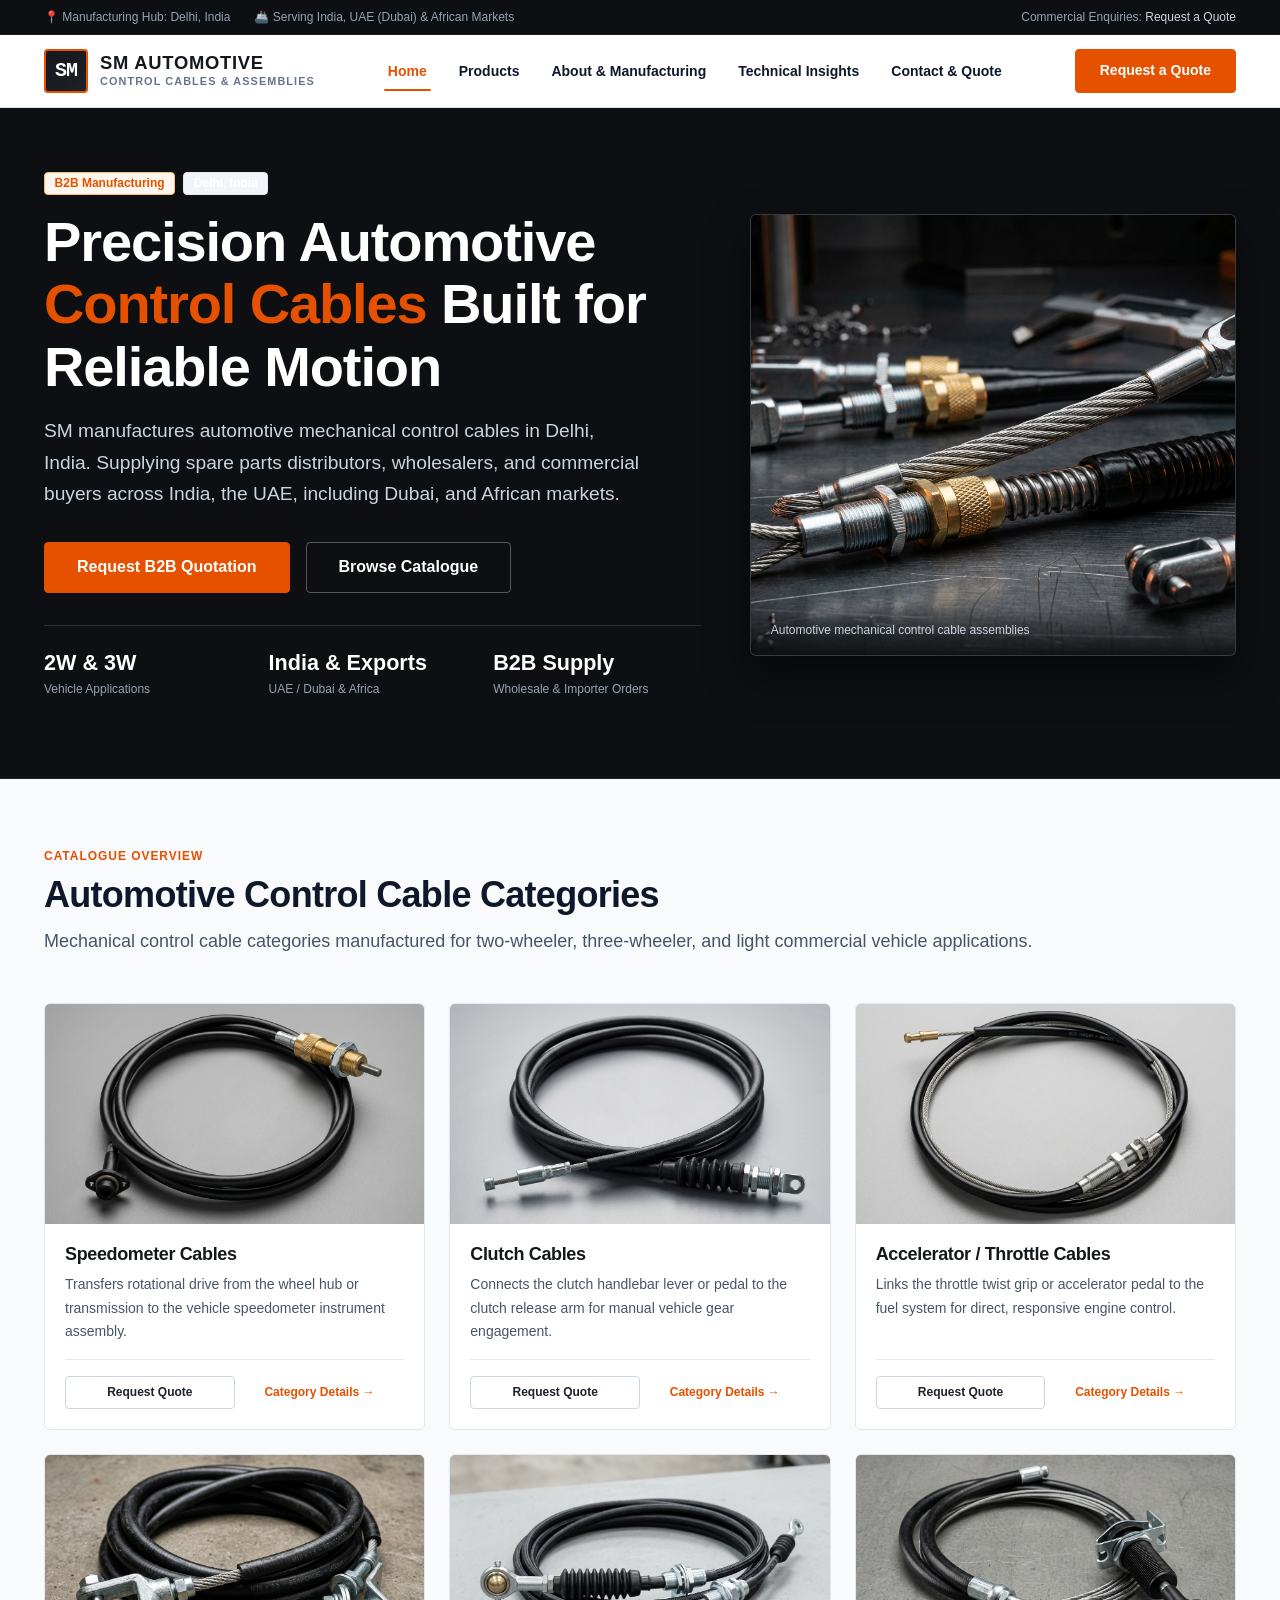
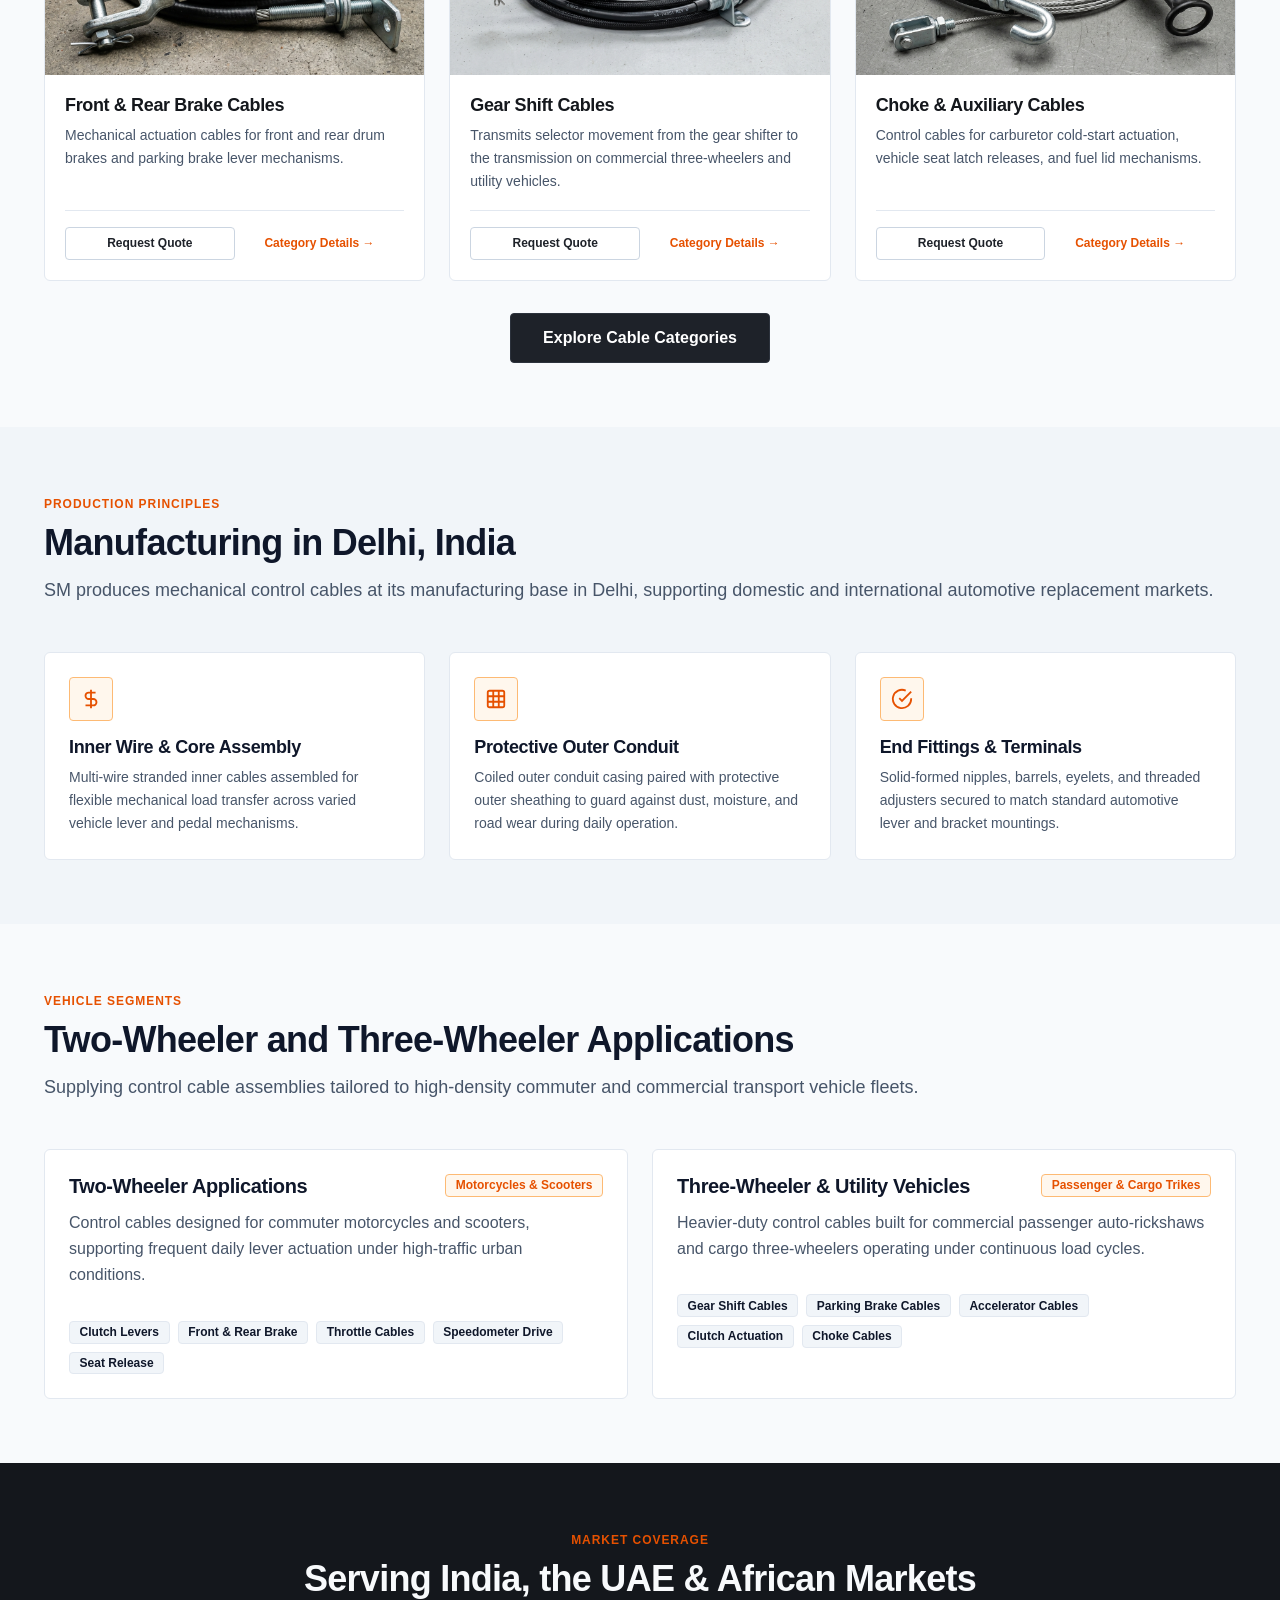
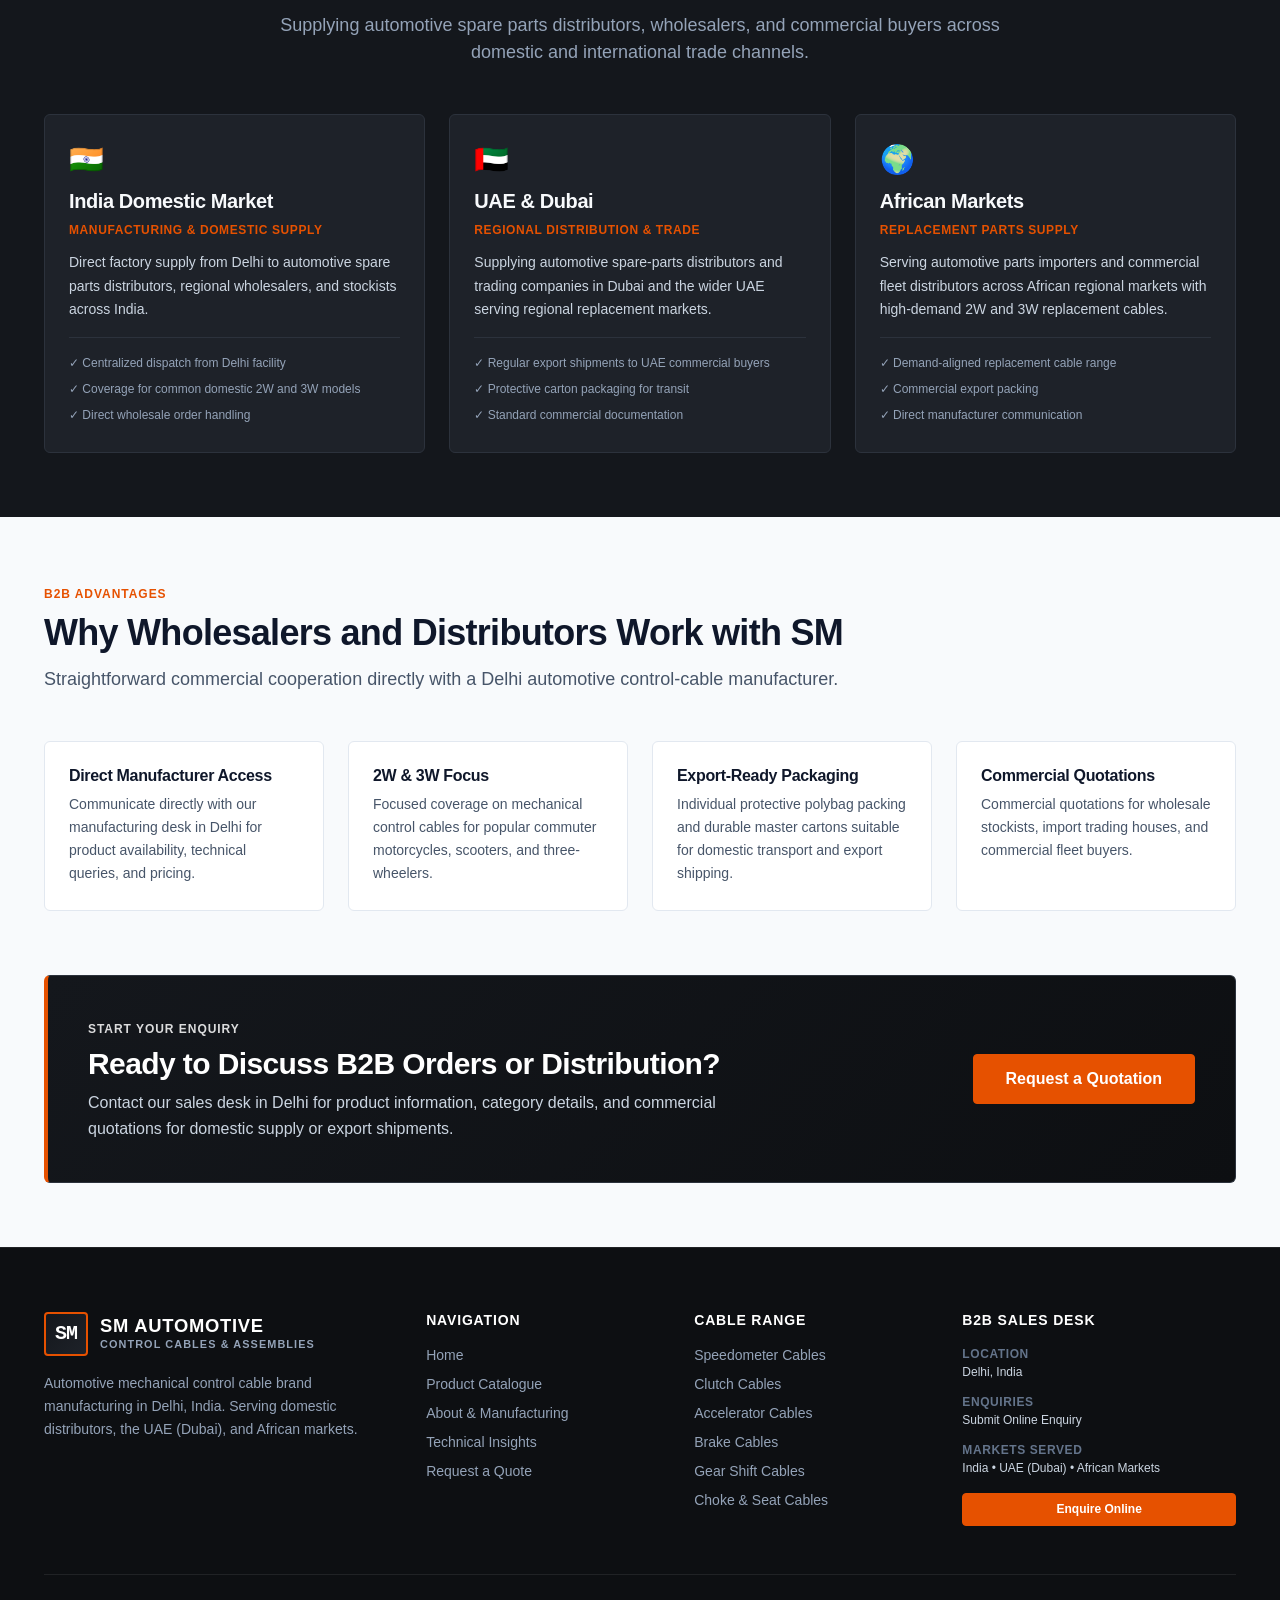
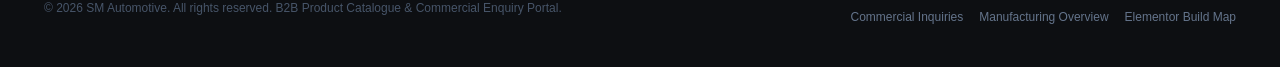
<file: index.html>
<!DOCTYPE html>
<html lang="en">
<head>
  <meta charset="UTF-8">
  <meta name="viewport" content="width=device-width, initial-scale=1.0">
  <title>SM Automotive Control Cables | Delhi Manufacturer &amp; B2B Exporter</title>
  <meta name="description" content="SM manufactures automotive mechanical control cables in Delhi, India. Supplying spare parts distributors and wholesalers across India, the UAE (Dubai), and African markets.">
  <meta name="robots" content="index, follow">
  <link rel="stylesheet" href="assets/css/style.css">
  <link rel="icon" href="data:image/svg+xml,<svg xmlns='http://www.w3.org/2000/svg' viewBox='0 0 100 100'><rect width='100' height='100' fill='%2314171c'/><text y='68' x='50' text-anchor='middle' font-family='sans-serif' font-size='55' font-weight='900' fill='%23e65100'>SM</text></svg>">
</head>
<body>

  <!-- Top Announcement / Market Bar -->
  <aside class="top-bar" aria-label="Regional Markets and Contact Access">
    <div class="container">
      <div class="top-bar-meta">
        <span>📍 Manufacturing Hub: Delhi, India</span>
        <span>🚢 Serving India, UAE (Dubai) &amp; African Markets</span>
      </div>
      <div class="top-bar-contact">
        <span>Commercial Enquiries: <a href="contact.html">Request a Quote</a></span>
      </div>
    </div>
  </aside>

  <!-- Site Header -->
  <header class="site-header">
    <div class="container header-inner">
      <!-- Typographic Brand Wordmark -->
      <a href="index.html" class="brand-mark" aria-label="SM Automotive Home">
        <div class="brand-symbol" aria-hidden="true">SM</div>
        <div class="brand-text">
          <span class="brand-title">SM AUTOMOTIVE</span>
          <span class="brand-subtitle">Control Cables &amp; Assemblies</span>
        </div>
      </a>

      <!-- Primary Navigation -->
      <nav class="site-nav" id="primary-navigation" aria-label="Main Navigation">
        <ul class="nav-list">
          <li><a href="index.html" class="nav-link active">Home</a></li>
          <li><a href="products.html" class="nav-link">Products</a></li>
          <li><a href="about.html" class="nav-link">About &amp; Manufacturing</a></li>
          <li><a href="blog.html" class="nav-link">Technical Insights</a></li>
          <li><a href="contact.html" class="nav-link">Contact &amp; Quote</a></li>
        </ul>
      </nav>

      <!-- Header Action -->
      <div class="header-actions">
        <a href="contact.html" class="btn btn-primary">Request a Quote</a>
        <button type="button" class="nav-toggle" aria-controls="primary-navigation" aria-expanded="false" aria-label="Open Navigation Menu">
          <svg viewBox="0 0 24 24" fill="none" stroke="currentColor" stroke-width="2" stroke-linecap="round" stroke-linejoin="round" aria-hidden="true">
            <line x1="3" y1="12" x2="21" y2="12"></line>
            <line x1="3" y1="6" x2="21" y2="6"></line>
            <line x1="3" y1="18" x2="21" y2="18"></line>
          </svg>
        </button>
      </div>
    </div>
  </header>

  <main id="main-content">
    <!-- 1. Hero Section -->
    <section class="hero" aria-labelledby="hero-heading">
      <div class="container hero-grid">
        <div class="hero-content">
          <div class="hero-badge-row">
            <span class="badge badge-accent">B2B Manufacturing</span>
            <span class="badge badge-neutral">Delhi, India</span>
          </div>
          <h1 id="hero-heading" class="hero-title">
            Precision Automotive <span class="text-accent">Control Cables</span> Built for Reliable Motion
          </h1>
          <p class="hero-lead">
            SM manufactures automotive mechanical control cables in Delhi, India. Supplying spare parts distributors, wholesalers, and commercial buyers across India, the UAE, including Dubai, and African markets.
          </p>
          <div class="hero-actions">
            <a href="contact.html" class="btn btn-primary btn-lg">Request B2B Quotation</a>
            <a href="products.html" class="btn btn-outline-white btn-lg">Browse Catalogue</a>
          </div>
          <div class="hero-stats">
            <div class="hero-stat-item">
              <span class="hero-stat-value">2W &amp; 3W</span>
              <span class="hero-stat-label">Vehicle Applications</span>
            </div>
            <div class="hero-stat-item">
              <span class="hero-stat-value">India &amp; Exports</span>
              <span class="hero-stat-label">UAE / Dubai &amp; Africa</span>
            </div>
            <div class="hero-stat-item">
              <span class="hero-stat-value">B2B Supply</span>
              <span class="hero-stat-label">Wholesale &amp; Importer Orders</span>
            </div>
          </div>
        </div>

        <div class="hero-visual-card">
          <img src="assets/images/hero-cables.jpg" alt="Automotive mechanical control cables showing inner wire and outer conduit assembly" width="720" height="440" fetchpriority="high">
          <div class="hero-visual-caption">
            <span>Automotive mechanical control cable assemblies</span>
          </div>
        </div>
      </div>
    </section>

    <!-- 2. Product-Category Overview Section -->
    <section class="section" id="categories" aria-labelledby="cat-heading">
      <div class="container">
        <div class="section-header">
          <span class="section-eyebrow">Catalogue Overview</span>
          <h2 id="cat-heading">Automotive Control Cable Categories</h2>
          <p class="section-subtitle">
            Mechanical control cable categories manufactured for two-wheeler, three-wheeler, and light commercial vehicle applications.
          </p>
        </div>

        <div class="grid grid-3">
          <!-- Speedometer Cable -->
          <article class="product-card">
            <div class="product-card-media">
              <img src="assets/images/cable-speedometer.jpg" alt="Speedometer control cable with gearbox connector" loading="lazy">
            </div>
            <div class="product-card-body">
              <h3 class="product-card-title">Speedometer Cables</h3>
              <p class="product-card-desc">Transfers rotational drive from the wheel hub or transmission to the vehicle speedometer instrument assembly.</p>
              <div class="product-card-footer">
                <a href="contact.html?product=speedometer" class="btn btn-outline btn-sm">Request Quote</a>
                <a href="products.html#speedometer" class="btn btn-sm">Category Details &rarr;</a>
              </div>
            </div>
          </article>

          <!-- Clutch Cable -->
          <article class="product-card">
            <div class="product-card-media">
              <img src="assets/images/cable-clutch.jpg" alt="Automotive clutch control cable assembly" loading="lazy">
            </div>
            <div class="product-card-body">
              <h3 class="product-card-title">Clutch Cables</h3>
              <p class="product-card-desc">Connects the clutch handlebar lever or pedal to the clutch release arm for manual vehicle gear engagement.</p>
              <div class="product-card-footer">
                <a href="contact.html?product=clutch" class="btn btn-outline btn-sm">Request Quote</a>
                <a href="products.html#clutch" class="btn btn-sm">Category Details &rarr;</a>
              </div>
            </div>
          </article>

          <!-- Accelerator / Throttle Cable -->
          <article class="product-card">
            <div class="product-card-media">
              <img src="assets/images/cable-accelerator.jpg" alt="Accelerator throttle control cable assembly" loading="lazy">
            </div>
            <div class="product-card-body">
              <h3 class="product-card-title">Accelerator / Throttle Cables</h3>
              <p class="product-card-desc">Links the throttle twist grip or accelerator pedal to the fuel system for direct, responsive engine control.</p>
              <div class="product-card-footer">
                <a href="contact.html?product=accelerator" class="btn btn-outline btn-sm">Request Quote</a>
                <a href="products.html#accelerator" class="btn btn-sm">Category Details &rarr;</a>
              </div>
            </div>
          </article>

          <!-- Brake Cable -->
          <article class="product-card">
            <div class="product-card-media">
              <img src="assets/images/cable-brake.jpg" alt="Automotive mechanical brake cable assembly" loading="lazy">
            </div>
            <div class="product-card-body">
              <h3 class="product-card-title">Front &amp; Rear Brake Cables</h3>
              <p class="product-card-desc">Mechanical actuation cables for front and rear drum brakes and parking brake lever mechanisms.</p>
              <div class="product-card-footer">
                <a href="contact.html?product=brake" class="btn btn-outline btn-sm">Request Quote</a>
                <a href="products.html#brake" class="btn btn-sm">Category Details &rarr;</a>
              </div>
            </div>
          </article>

          <!-- Gear Shift Cable -->
          <article class="product-card">
            <div class="product-card-media">
              <img src="assets/images/cable-gear.jpg" alt="Gear shift selector control cable assembly" loading="lazy">
            </div>
            <div class="product-card-body">
              <h3 class="product-card-title">Gear Shift Cables</h3>
              <p class="product-card-desc">Transmits selector movement from the gear shifter to the transmission on commercial three-wheelers and utility vehicles.</p>
              <div class="product-card-footer">
                <a href="contact.html?product=gear" class="btn btn-outline btn-sm">Request Quote</a>
                <a href="products.html#gear" class="btn btn-sm">Category Details &rarr;</a>
              </div>
            </div>
          </article>

          <!-- Choke & Auxiliary Cables -->
          <article class="product-card">
            <div class="product-card-media">
              <img src="assets/images/cable-choke.jpg" alt="Choke and auxiliary automotive control cable" loading="lazy">
            </div>
            <div class="product-card-body">
              <h3 class="product-card-title">Choke &amp; Auxiliary Cables</h3>
              <p class="product-card-desc">Control cables for carburetor cold-start actuation, vehicle seat latch releases, and fuel lid mechanisms.</p>
              <div class="product-card-footer">
                <a href="contact.html?product=choke" class="btn btn-outline btn-sm">Request Quote</a>
                <a href="products.html#choke" class="btn btn-sm">Category Details &rarr;</a>
              </div>
            </div>
          </article>
        </div>

        <div style="text-align: center; margin-top: var(--space-8);">
          <a href="products.html" class="btn btn-secondary btn-lg">Explore Cable Categories</a>
        </div>
      </div>
    </section>

    <!-- 3. Manufacturing Introduction -->
    <section class="section section-subtle" id="manufacturing" aria-labelledby="mfg-heading">
      <div class="container">
        <div class="section-header">
          <span class="section-eyebrow">Production Principles</span>
          <h2 id="mfg-heading">Manufacturing in Delhi, India</h2>
          <p class="section-subtitle">
            SM produces mechanical control cables at its manufacturing base in Delhi, supporting domestic and international automotive replacement markets.
          </p>
        </div>

        <div class="grid grid-3">
          <div class="feature-card">
            <div class="feature-icon-wrap" aria-hidden="true">
              <svg viewBox="0 0 24 24" fill="none" stroke="currentColor" stroke-width="2"><path d="M12 2v20M17 5H9.5a3.5 3.5 0 0 0 0 7h5a3.5 3.5 0 0 1 0 7H6"/></svg>
            </div>
            <h3 class="feature-title">Inner Wire &amp; Core Assembly</h3>
            <p class="feature-desc">Multi-wire stranded inner cables assembled for flexible mechanical load transfer across varied vehicle lever and pedal mechanisms.</p>
          </div>

          <div class="feature-card">
            <div class="feature-icon-wrap" aria-hidden="true">
              <svg viewBox="0 0 24 24" fill="none" stroke="currentColor" stroke-width="2"><rect x="3" y="3" width="18" height="18" rx="2"/><path d="M9 3v18M15 3v18M3 9h18M3 15h18"/></svg>
            </div>
            <h3 class="feature-title">Protective Outer Conduit</h3>
            <p class="feature-desc">Coiled outer conduit casing paired with protective outer sheathing to guard against dust, moisture, and road wear during daily operation.</p>
          </div>

          <div class="feature-card">
            <div class="feature-icon-wrap" aria-hidden="true">
              <svg viewBox="0 0 24 24" fill="none" stroke="currentColor" stroke-width="2"><path d="M22 11.08V12a10 10 0 1 1-5.93-9.14"/><polyline points="22 4 12 14.01 9 11.01"/></svg>
            </div>
            <h3 class="feature-title">End Fittings &amp; Terminals</h3>
            <p class="feature-desc">Solid-formed nipples, barrels, eyelets, and threaded adjusters secured to match standard automotive lever and bracket mountings.</p>
          </div>
        </div>
      </div>
    </section>

    <!-- 4. Vehicle Application Segments (Two-Wheeler & Three-Wheeler) -->
    <section class="section" id="applications" aria-labelledby="apps-heading">
      <div class="container">
        <div class="section-header">
          <span class="section-eyebrow">Vehicle Segments</span>
          <h2 id="apps-heading">Two-Wheeler and Three-Wheeler Applications</h2>
          <p class="section-subtitle">
            Supplying control cable assemblies tailored to high-density commuter and commercial transport vehicle fleets.
          </p>
        </div>

        <div class="grid grid-2">
          <!-- 2-Wheeler -->
          <div class="segment-card">
            <div class="segment-header">
              <h3 class="segment-title">Two-Wheeler Applications</h3>
              <span class="badge badge-accent">Motorcycles &amp; Scooters</span>
            </div>
            <p>Control cables designed for commuter motorcycles and scooters, supporting frequent daily lever actuation under high-traffic urban conditions.</p>
            <div class="segment-cables-list">
              <span class="badge badge-neutral">Clutch Levers</span>
              <span class="badge badge-neutral">Front &amp; Rear Brake</span>
              <span class="badge badge-neutral">Throttle Cables</span>
              <span class="badge badge-neutral">Speedometer Drive</span>
              <span class="badge badge-neutral">Seat Release</span>
            </div>
          </div>

          <!-- 3-Wheeler -->
          <div class="segment-card">
            <div class="segment-header">
              <h3 class="segment-title">Three-Wheeler &amp; Utility Vehicles</h3>
              <span class="badge badge-accent">Passenger &amp; Cargo Trikes</span>
            </div>
            <p>Heavier-duty control cables built for commercial passenger auto-rickshaws and cargo three-wheelers operating under continuous load cycles.</p>
            <div class="segment-cables-list">
              <span class="badge badge-neutral">Gear Shift Cables</span>
              <span class="badge badge-neutral">Parking Brake Cables</span>
              <span class="badge badge-neutral">Accelerator Cables</span>
              <span class="badge badge-neutral">Clutch Actuation</span>
              <span class="badge badge-neutral">Choke Cables</span>
            </div>
          </div>
        </div>
      </div>
    </section>

    <!-- 5. Target International Markets Section -->
    <section class="section section-dark" id="export-markets" aria-labelledby="export-heading">
      <div class="container">
        <div class="section-header text-center">
          <span class="section-eyebrow">Market Coverage</span>
          <h2 id="export-heading">Serving India, the UAE &amp; African Markets</h2>
          <p class="section-subtitle">
            Supplying automotive spare parts distributors, wholesalers, and commercial buyers across domestic and international trade channels.
          </p>
        </div>

        <div class="grid grid-3">
          <!-- India Domestic Market -->
          <div class="market-card">
            <div class="market-card-flag">🇮🇳</div>
            <h3 class="market-card-title">India Domestic Market</h3>
            <span class="market-card-subtitle">Manufacturing &amp; Domestic Supply</span>
            <p class="market-card-text">
              Direct factory supply from Delhi to automotive spare parts distributors, regional wholesalers, and stockists across India.
            </p>
            <ul class="market-features-list">
              <li>✓ Centralized dispatch from Delhi facility</li>
              <li>✓ Coverage for common domestic 2W and 3W models</li>
              <li>✓ Direct wholesale order handling</li>
            </ul>
          </div>

          <!-- UAE & Dubai Corridor -->
          <div class="market-card">
            <div class="market-card-flag">🇦🇪</div>
            <h3 class="market-card-title">UAE &amp; Dubai</h3>
            <span class="market-card-subtitle">Regional Distribution &amp; Trade</span>
            <p class="market-card-text">
              Supplying automotive spare-parts distributors and trading companies in Dubai and the wider UAE serving regional replacement markets.
            </p>
            <ul class="market-features-list">
              <li>✓ Regular export shipments to UAE commercial buyers</li>
              <li>✓ Protective carton packaging for transit</li>
              <li>✓ Standard commercial documentation</li>
            </ul>
          </div>

          <!-- African Export Markets -->
          <div class="market-card">
            <div class="market-card-flag">🌍</div>
            <h3 class="market-card-title">African Markets</h3>
            <span class="market-card-subtitle">Replacement Parts Supply</span>
            <p class="market-card-text">
              Serving automotive parts importers and commercial fleet distributors across African regional markets with high-demand 2W and 3W replacement cables.
            </p>
            <ul class="market-features-list">
              <li>✓ Demand-aligned replacement cable range</li>
              <li>✓ Commercial export packing</li>
              <li>✓ Direct manufacturer communication</li>
            </ul>
          </div>
        </div>
      </div>
    </section>

    <!-- 6. Reasons to Work with SM -->
    <section class="section" id="why-choose-sm" aria-labelledby="why-heading">
      <div class="container">
        <div class="section-header">
          <span class="section-eyebrow">B2B Advantages</span>
          <h2 id="why-heading">Why Wholesalers and Distributors Work with SM</h2>
          <p class="section-subtitle">
            Straightforward commercial cooperation directly with a Delhi automotive control-cable manufacturer.
          </p>
        </div>

        <div class="grid grid-4">
          <div class="feature-card">
            <h3 class="feature-title" style="font-size: var(--font-size-base);">Direct Manufacturer Access</h3>
            <p class="feature-desc">Communicate directly with our manufacturing desk in Delhi for product availability, technical queries, and pricing.</p>
          </div>

          <div class="feature-card">
            <h3 class="feature-title" style="font-size: var(--font-size-base);">2W &amp; 3W Focus</h3>
            <p class="feature-desc">Focused coverage on mechanical control cables for popular commuter motorcycles, scooters, and three-wheelers.</p>
          </div>

          <div class="feature-card">
            <h3 class="feature-title" style="font-size: var(--font-size-base);">Export-Ready Packaging</h3>
            <p class="feature-desc">Individual protective polybag packing and durable master cartons suitable for domestic transport and export shipping.</p>
          </div>

          <div class="feature-card">
            <h3 class="feature-title" style="font-size: var(--font-size-base);">Commercial Quotations</h3>
            <p class="feature-desc">Commercial quotations for wholesale stockists, import trading houses, and commercial fleet buyers.</p>
          </div>
        </div>
      </div>
    </section>

    <!-- 7. Final Quotation CTA Banner -->
    <section class="section" style="padding-top: 0;">
      <div class="container">
        <div class="cta-banner">
          <div class="cta-banner-content">
            <span class="section-eyebrow" style="color: #ffffff; opacity: 0.85;">Start Your Enquiry</span>
            <h2 class="cta-banner-title">Ready to Discuss B2B Orders or Distribution?</h2>
            <p class="cta-banner-text">
              Contact our sales desk in Delhi for product information, category details, and commercial quotations for domestic supply or export shipments.
            </p>
          </div>
          <div>
            <a href="contact.html" class="btn btn-primary btn-lg">Request a Quotation</a>
          </div>
        </div>
      </div>
    </section>
  </main>

  <!-- Site Footer -->
  <footer class="site-footer">
    <div class="container">
      <div class="footer-grid">
        <!-- Col 1: Brand Info -->
        <div class="footer-brand-col">
          <a href="index.html" class="brand-mark">
            <div class="brand-symbol" style="border-color: var(--color-accent);">SM</div>
            <div class="brand-text">
              <span class="brand-title" style="color: #ffffff;">SM AUTOMOTIVE</span>
              <span class="brand-subtitle" style="color: var(--color-slate-400);">Control Cables &amp; Assemblies</span>
            </div>
          </a>
          <p>
            Automotive mechanical control cable brand manufacturing in Delhi, India. Serving domestic distributors, the UAE (Dubai), and African markets.
          </p>
        </div>

        <!-- Col 2: Navigation Links -->
        <div>
          <h4 class="footer-col-title">Navigation</h4>
          <ul class="footer-links-list">
            <li><a href="index.html">Home</a></li>
            <li><a href="products.html">Product Catalogue</a></li>
            <li><a href="about.html">About &amp; Manufacturing</a></li>
            <li><a href="blog.html">Technical Insights</a></li>
            <li><a href="contact.html">Request a Quote</a></li>
          </ul>
        </div>

        <!-- Col 3: Cable Categories -->
        <div>
          <h4 class="footer-col-title">Cable Range</h4>
          <ul class="footer-links-list">
            <li><a href="products.html#speedometer">Speedometer Cables</a></li>
            <li><a href="products.html#clutch">Clutch Cables</a></li>
            <li><a href="products.html#accelerator">Accelerator Cables</a></li>
            <li><a href="products.html#brake">Brake Cables</a></li>
            <li><a href="products.html#gear">Gear Shift Cables</a></li>
            <li><a href="products.html#choke">Choke &amp; Seat Cables</a></li>
          </ul>
        </div>

        <!-- Col 4: Contact & Markets -->
        <div>
          <h4 class="footer-col-title">B2B Sales Desk</h4>
          <div class="footer-contact-item">
            <span class="footer-contact-label">Location</span>
            <span class="footer-contact-val">Delhi, India</span>
          </div>
          <div class="footer-contact-item">
            <span class="footer-contact-label">Enquiries</span>
            <span class="footer-contact-val"><a href="contact.html" style="color: var(--color-slate-300);">Submit Online Enquiry</a></span>
          </div>
          <div class="footer-contact-item">
            <span class="footer-contact-label">Markets Served</span>
            <span class="footer-contact-val">India &bull; UAE (Dubai) &bull; African Markets</span>
          </div>
          <div style="margin-top: var(--space-4);">
            <a href="contact.html" class="btn btn-primary btn-sm" style="width: 100%;">Enquire Online</a>
          </div>
        </div>
      </div>

      <div class="footer-bottom">
        <p>&copy; 2026 SM Automotive. All rights reserved. B2B Product Catalogue &amp; Commercial Enquiry Portal.</p>
        <div class="footer-bottom-links">
          <a href="contact.html">Commercial Inquiries</a>
          <a href="about.html">Manufacturing Overview</a>
          <a href="docs/elementor-build-map.md">Elementor Build Map</a>
        </div>
      </div>
    </div>
  </footer>

  <script src="assets/js/main.js"></script>
</body>
</html>
</file>
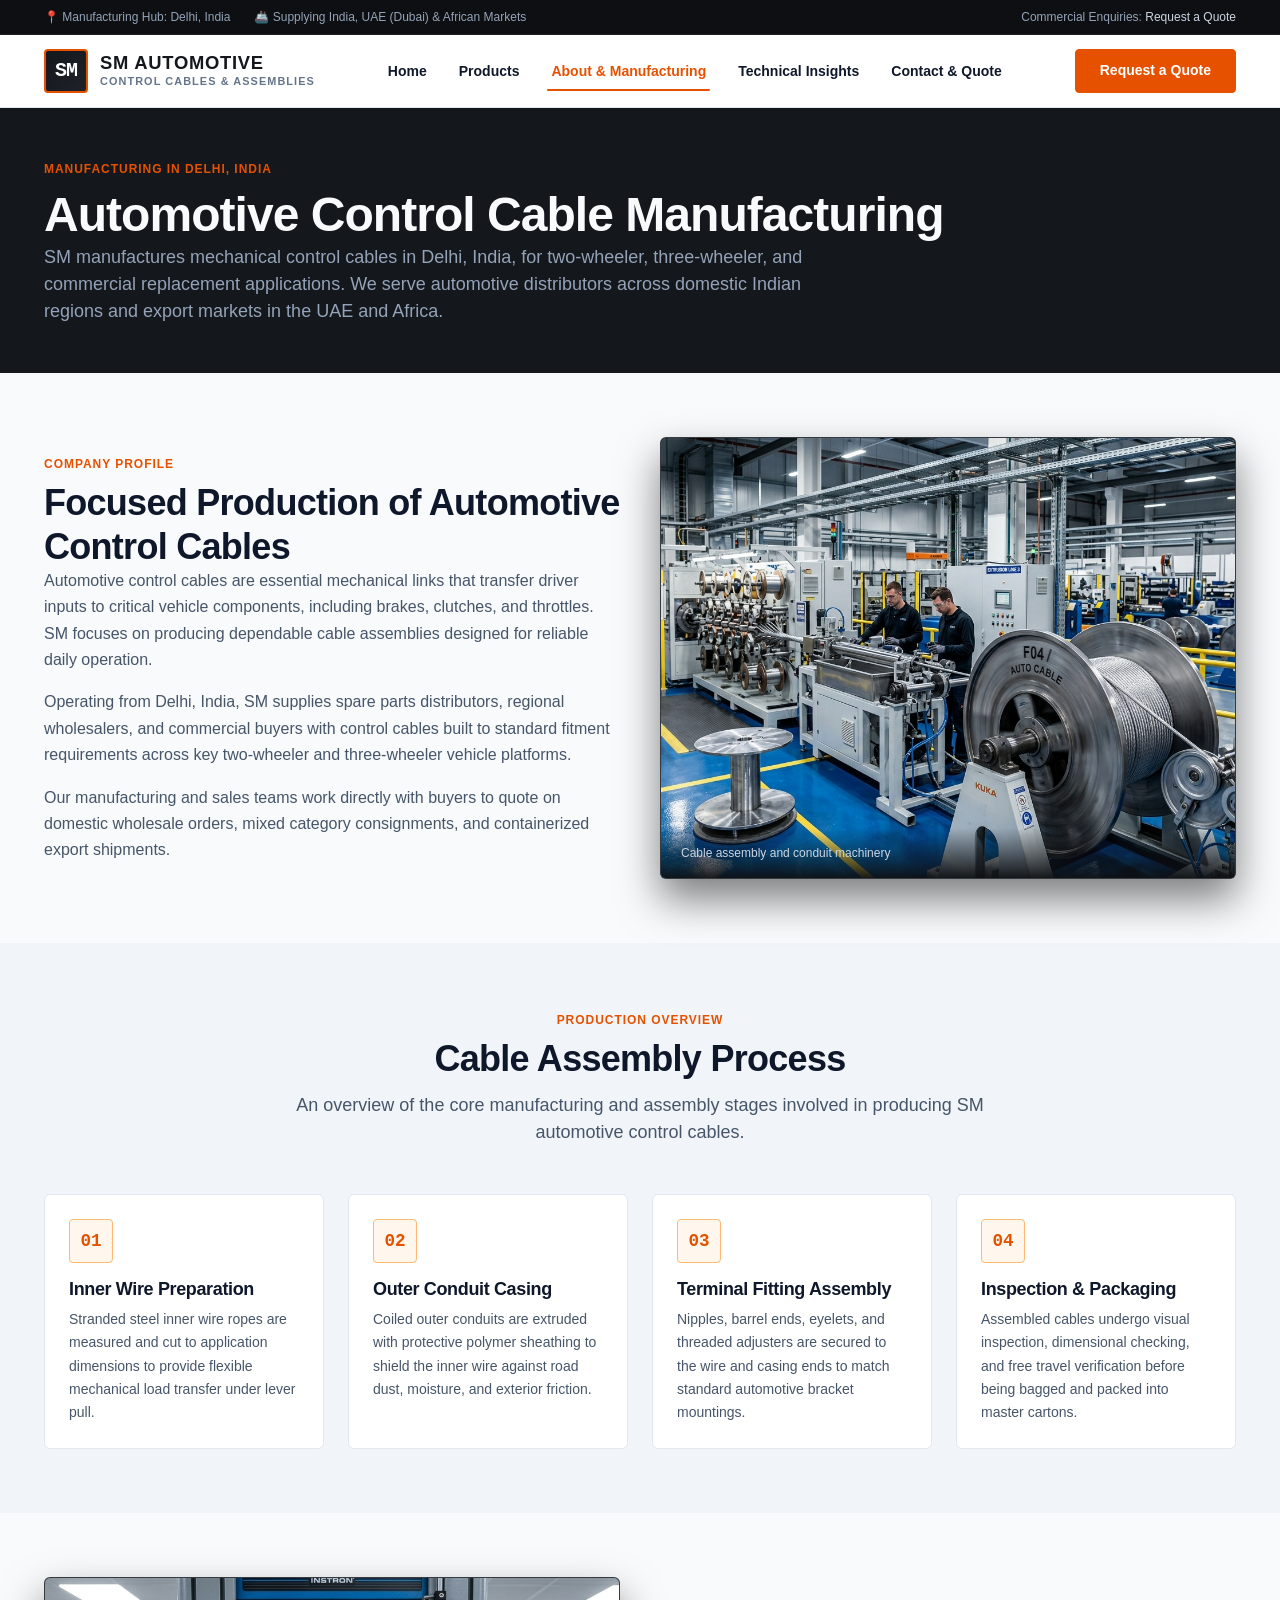
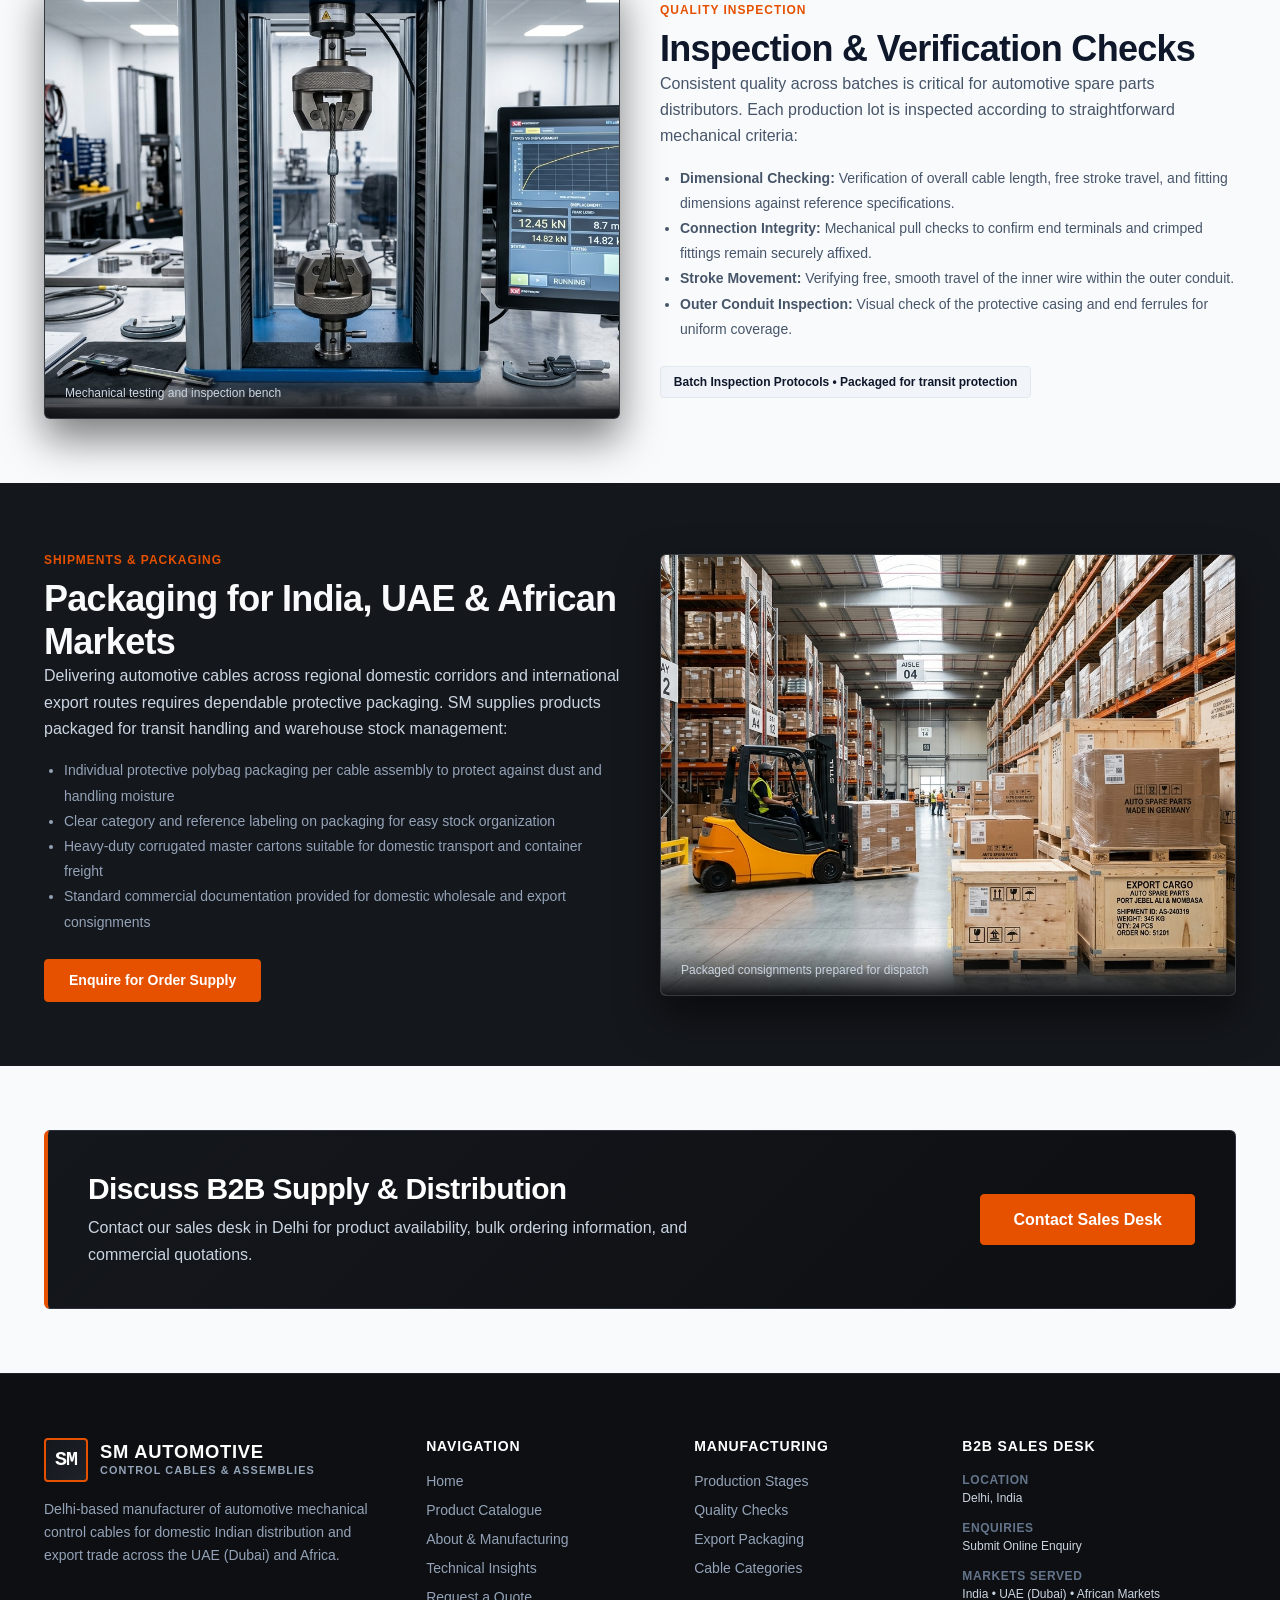
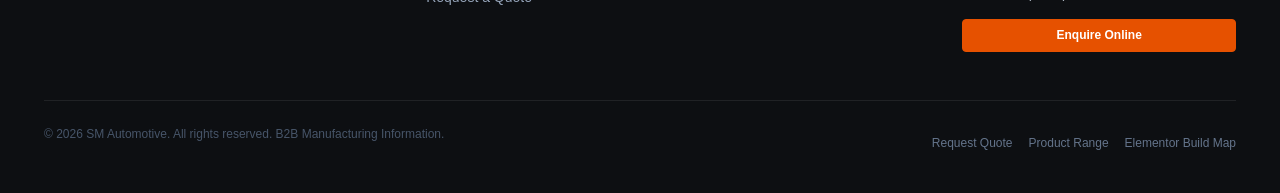
<file: about.html>
<!DOCTYPE html>
<html lang="en">
<head>
  <meta charset="UTF-8">
  <meta name="viewport" content="width=device-width, initial-scale=1.0">
  <title>About &amp; Manufacturing | SM Automotive Control Cables (Delhi, India)</title>
  <meta name="description" content="Learn about SM Automotive's control cable manufacturing in Delhi, India. Production processes, quality inspection, and export logistics for distributors in India, UAE, and Africa.">
  <meta name="robots" content="index, follow">
  <link rel="stylesheet" href="assets/css/style.css">
  <link rel="icon" href="data:image/svg+xml,<svg xmlns='http://www.w3.org/2000/svg' viewBox='0 0 100 100'><rect width='100' height='100' fill='%2314171c'/><text y='68' x='50' text-anchor='middle' font-family='sans-serif' font-size='55' font-weight='900' fill='%23e65100'>SM</text></svg>">
</head>
<body>

  <!-- Top Announcement / Market Bar -->
  <aside class="top-bar" aria-label="Regional Markets and Contact Access">
    <div class="container">
      <div class="top-bar-meta">
        <span>📍 Manufacturing Hub: Delhi, India</span>
        <span>🚢 Supplying India, UAE (Dubai) &amp; African Markets</span>
      </div>
      <div class="top-bar-contact">
        <span>Commercial Enquiries: <a href="contact.html">Request a Quote</a></span>
      </div>
    </div>
  </aside>

  <!-- Site Header -->
  <header class="site-header">
    <div class="container header-inner">
      <a href="index.html" class="brand-mark" aria-label="SM Automotive Home">
        <div class="brand-symbol" aria-hidden="true">SM</div>
        <div class="brand-text">
          <span class="brand-title">SM AUTOMOTIVE</span>
          <span class="brand-subtitle">Control Cables &amp; Assemblies</span>
        </div>
      </a>

      <nav class="site-nav" id="primary-navigation" aria-label="Main Navigation">
        <ul class="nav-list">
          <li><a href="index.html" class="nav-link">Home</a></li>
          <li><a href="products.html" class="nav-link">Products</a></li>
          <li><a href="about.html" class="nav-link active">About &amp; Manufacturing</a></li>
          <li><a href="blog.html" class="nav-link">Technical Insights</a></li>
          <li><a href="contact.html" class="nav-link">Contact &amp; Quote</a></li>
        </ul>
      </nav>

      <div class="header-actions">
        <a href="contact.html" class="btn btn-primary">Request a Quote</a>
        <button type="button" class="nav-toggle" aria-controls="primary-navigation" aria-expanded="false" aria-label="Open Navigation Menu">
          <svg viewBox="0 0 24 24" fill="none" stroke="currentColor" stroke-width="2" stroke-linecap="round" stroke-linejoin="round" aria-hidden="true">
            <line x1="3" y1="12" x2="21" y2="12"></line>
            <line x1="3" y1="6" x2="21" y2="6"></line>
            <line x1="3" y1="18" x2="21" y2="18"></line>
          </svg>
        </button>
      </div>
    </div>
  </header>

  <main id="main-content">
    <!-- About Page Hero -->
    <section class="section section-dark" style="padding-top: var(--space-12); padding-bottom: var(--space-12);">
      <div class="container">
        <span class="section-eyebrow">Manufacturing in Delhi, India</span>
        <h1>Automotive Control Cable Manufacturing</h1>
        <p class="section-subtitle" style="max-width: 820px;">
          SM manufactures mechanical control cables in Delhi, India, for two-wheeler, three-wheeler, and commercial replacement applications. We serve automotive distributors across domestic Indian regions and export markets in the UAE and Africa.
        </p>
      </div>
    </section>

    <!-- 1. Company Profile -->
    <section class="section" id="company-profile" aria-labelledby="profile-heading">
      <div class="container">
        <div class="grid grid-2" style="align-items: center; gap: var(--space-10);">
          <div>
            <span class="section-eyebrow">Company Profile</span>
            <h2 id="profile-heading">Focused Production of Automotive Control Cables</h2>
            <p>
              Automotive control cables are essential mechanical links that transfer driver inputs to critical vehicle components, including brakes, clutches, and throttles. SM focuses on producing dependable cable assemblies designed for reliable daily operation.
            </p>
            <p>
              Operating from Delhi, India, SM supplies spare parts distributors, regional wholesalers, and commercial buyers with control cables built to standard fitment requirements across key two-wheeler and three-wheeler vehicle platforms.
            </p>
            <p>
              Our manufacturing and sales teams work directly with buyers to quote on domestic wholesale orders, mixed category consignments, and containerized export shipments.
            </p>
          </div>

          <div>
            <div class="hero-visual-card">
              <img src="assets/images/manufacturing-process.jpg" alt="Wire winding and conduit machinery in automotive cable plant" loading="lazy">
              <div class="hero-visual-caption">
                <span>Cable assembly and conduit machinery</span>
              </div>
            </div>
          </div>
        </div>
      </div>
    </section>

    <!-- 2. Manufacturing Capabilities & Stages -->
    <section class="section section-subtle" id="process" aria-labelledby="process-heading">
      <div class="container">
        <div class="section-header text-center">
          <span class="section-eyebrow">Production Overview</span>
          <h2 id="process-heading">Cable Assembly Process</h2>
          <p class="section-subtitle">
            An overview of the core manufacturing and assembly stages involved in producing SM automotive control cables.
          </p>
        </div>

        <div class="grid grid-4">
          <!-- Step 1 -->
          <div class="feature-card">
            <div class="feature-icon-wrap" aria-hidden="true">
              <span style="font-weight: 800; font-family: var(--font-mono); font-size: 1.1rem;">01</span>
            </div>
            <h3 class="feature-title">Inner Wire Preparation</h3>
            <p class="feature-desc">
              Stranded steel inner wire ropes are measured and cut to application dimensions to provide flexible mechanical load transfer under lever pull.
            </p>
          </div>

          <!-- Step 2 -->
          <div class="feature-card">
            <div class="feature-icon-wrap" aria-hidden="true">
              <span style="font-weight: 800; font-family: var(--font-mono); font-size: 1.1rem;">02</span>
            </div>
            <h3 class="feature-title">Outer Conduit Casing</h3>
            <p class="feature-desc">
              Coiled outer conduits are extruded with protective polymer sheathing to shield the inner wire against road dust, moisture, and exterior friction.
            </p>
          </div>

          <!-- Step 3 -->
          <div class="feature-card">
            <div class="feature-icon-wrap" aria-hidden="true">
              <span style="font-weight: 800; font-family: var(--font-mono); font-size: 1.1rem;">03</span>
            </div>
            <h3 class="feature-title">Terminal Fitting Assembly</h3>
            <p class="feature-desc">
              Nipples, barrel ends, eyelets, and threaded adjusters are secured to the wire and casing ends to match standard automotive bracket mountings.
            </p>
          </div>

          <!-- Step 4 -->
          <div class="feature-card">
            <div class="feature-icon-wrap" aria-hidden="true">
              <span style="font-weight: 800; font-family: var(--font-mono); font-size: 1.1rem;">04</span>
            </div>
            <h3 class="feature-title">Inspection &amp; Packaging</h3>
            <p class="feature-desc">
              Assembled cables undergo visual inspection, dimensional checking, and free travel verification before being bagged and packed into master cartons.
            </p>
          </div>
        </div>
      </div>
    </section>

    <!-- 3. Quality Assurance & Inspection -->
    <section class="section" id="quality-testing" aria-labelledby="qa-heading">
      <div class="container">
        <div class="grid grid-2" style="align-items: center; gap: var(--space-10);">
          <div>
            <div class="hero-visual-card">
              <img src="assets/images/quality-testing.jpg" alt="Tensile testing machine measuring control cable pull strength" loading="lazy">
              <div class="hero-visual-caption">
                <span>Mechanical testing and inspection bench</span>
              </div>
            </div>
          </div>

          <div>
            <span class="section-eyebrow">Quality Inspection</span>
            <h2 id="qa-heading">Inspection &amp; Verification Checks</h2>
            <p>
              Consistent quality across batches is critical for automotive spare parts distributors. Each production lot is inspected according to straightforward mechanical criteria:
            </p>

            <ul style="margin-left: 1.25rem; line-height: 1.8; color: var(--color-text-muted); font-size: var(--font-size-sm); margin-bottom: var(--space-6);">
              <li><strong>Dimensional Checking:</strong> Verification of overall cable length, free stroke travel, and fitting dimensions against reference specifications.</li>
              <li><strong>Connection Integrity:</strong> Mechanical pull checks to confirm end terminals and crimped fittings remain securely affixed.</li>
              <li><strong>Stroke Movement:</strong> Verifying free, smooth travel of the inner wire within the outer conduit.</li>
              <li><strong>Outer Conduit Inspection:</strong> Visual check of the protective casing and end ferrules for uniform coverage.</li>
            </ul>

            <div class="badge badge-neutral" style="padding: 0.5rem 0.8rem;">
              <span>Batch Inspection Protocols &bull; Packaged for transit protection</span>
            </div>
          </div>
        </div>
      </div>
    </section>

    <!-- 4. Export Packaging & Logistics -->
    <section class="section section-dark" id="export-logistics" aria-labelledby="export-mfg-heading">
      <div class="container">
        <div class="grid grid-2" style="align-items: center; gap: var(--space-10);">
          <div>
            <span class="section-eyebrow">Shipments &amp; Packaging</span>
            <h2 id="export-mfg-heading">Packaging for India, UAE &amp; African Markets</h2>
            <p style="color: var(--color-slate-300);">
              Delivering automotive cables across regional domestic corridors and international export routes requires dependable protective packaging. SM supplies products packaged for transit handling and warehouse stock management:
            </p>
            <ul style="margin-left: 1.25rem; line-height: 1.8; color: var(--color-slate-400); font-size: var(--font-size-sm); margin-bottom: var(--space-6);">
              <li>Individual protective polybag packaging per cable assembly to protect against dust and handling moisture</li>
              <li>Clear category and reference labeling on packaging for easy stock organization</li>
              <li>Heavy-duty corrugated master cartons suitable for domestic transport and container freight</li>
              <li>Standard commercial documentation provided for domestic wholesale and export consignments</li>
            </ul>

            <a href="contact.html" class="btn btn-primary">Enquire for Order Supply</a>
          </div>

          <div>
            <div class="hero-visual-card">
              <img src="assets/images/export-logistics.jpg" alt="Shipping cartons and cargo prepared in logistics warehouse" loading="lazy">
              <div class="hero-visual-caption">
                <span>Packaged consignments prepared for dispatch</span>
              </div>
            </div>
          </div>
        </div>
      </div>
    </section>

    <!-- 5. Manufacturing Call to Action -->
    <section class="section">
      <div class="container">
        <div class="cta-banner">
          <div class="cta-banner-content">
            <h2 class="cta-banner-title">Discuss B2B Supply &amp; Distribution</h2>
            <p class="cta-banner-text">
              Contact our sales desk in Delhi for product availability, bulk ordering information, and commercial quotations.
            </p>
          </div>
          <div>
            <a href="contact.html" class="btn btn-primary btn-lg">Contact Sales Desk</a>
          </div>
        </div>
      </div>
    </section>
  </main>

  <!-- Site Footer -->
  <footer class="site-footer">
    <div class="container">
      <div class="footer-grid">
        <div class="footer-brand-col">
          <a href="index.html" class="brand-mark">
            <div class="brand-symbol">SM</div>
            <div class="brand-text">
              <span class="brand-title" style="color: #ffffff;">SM AUTOMOTIVE</span>
              <span class="brand-subtitle" style="color: var(--color-slate-400);">Control Cables &amp; Assemblies</span>
            </div>
          </a>
          <p>
            Delhi-based manufacturer of automotive mechanical control cables for domestic Indian distribution and export trade across the UAE (Dubai) and Africa.
          </p>
        </div>

        <div>
          <h4 class="footer-col-title">Navigation</h4>
          <ul class="footer-links-list">
            <li><a href="index.html">Home</a></li>
            <li><a href="products.html">Product Catalogue</a></li>
            <li><a href="about.html">About &amp; Manufacturing</a></li>
            <li><a href="blog.html">Technical Insights</a></li>
            <li><a href="contact.html">Request a Quote</a></li>
          </ul>
        </div>

        <div>
          <h4 class="footer-col-title">Manufacturing</h4>
          <ul class="footer-links-list">
            <li><a href="#process">Production Stages</a></li>
            <li><a href="#quality-testing">Quality Checks</a></li>
            <li><a href="#export-logistics">Export Packaging</a></li>
            <li><a href="products.html">Cable Categories</a></li>
          </ul>
        </div>

        <div>
          <h4 class="footer-col-title">B2B Sales Desk</h4>
          <div class="footer-contact-item">
            <span class="footer-contact-label">Location</span>
            <span class="footer-contact-val">Delhi, India</span>
          </div>
          <div class="footer-contact-item">
            <span class="footer-contact-label">Enquiries</span>
            <span class="footer-contact-val"><a href="contact.html" style="color: var(--color-slate-300);">Submit Online Enquiry</a></span>
          </div>
          <div class="footer-contact-item">
            <span class="footer-contact-label">Markets Served</span>
            <span class="footer-contact-val">India &bull; UAE (Dubai) &bull; African Markets</span>
          </div>
          <div style="margin-top: var(--space-4);">
            <a href="contact.html" class="btn btn-primary btn-sm" style="width: 100%;">Enquire Online</a>
          </div>
        </div>
      </div>

      <div class="footer-bottom">
        <p>&copy; 2026 SM Automotive. All rights reserved. B2B Manufacturing Information.</p>
        <div class="footer-bottom-links">
          <a href="contact.html">Request Quote</a>
          <a href="products.html">Product Range</a>
          <a href="docs/elementor-build-map.md">Elementor Build Map</a>
        </div>
      </div>
    </div>
  </footer>

  <script src="assets/js/main.js"></script>
</body>
</html>
</file>
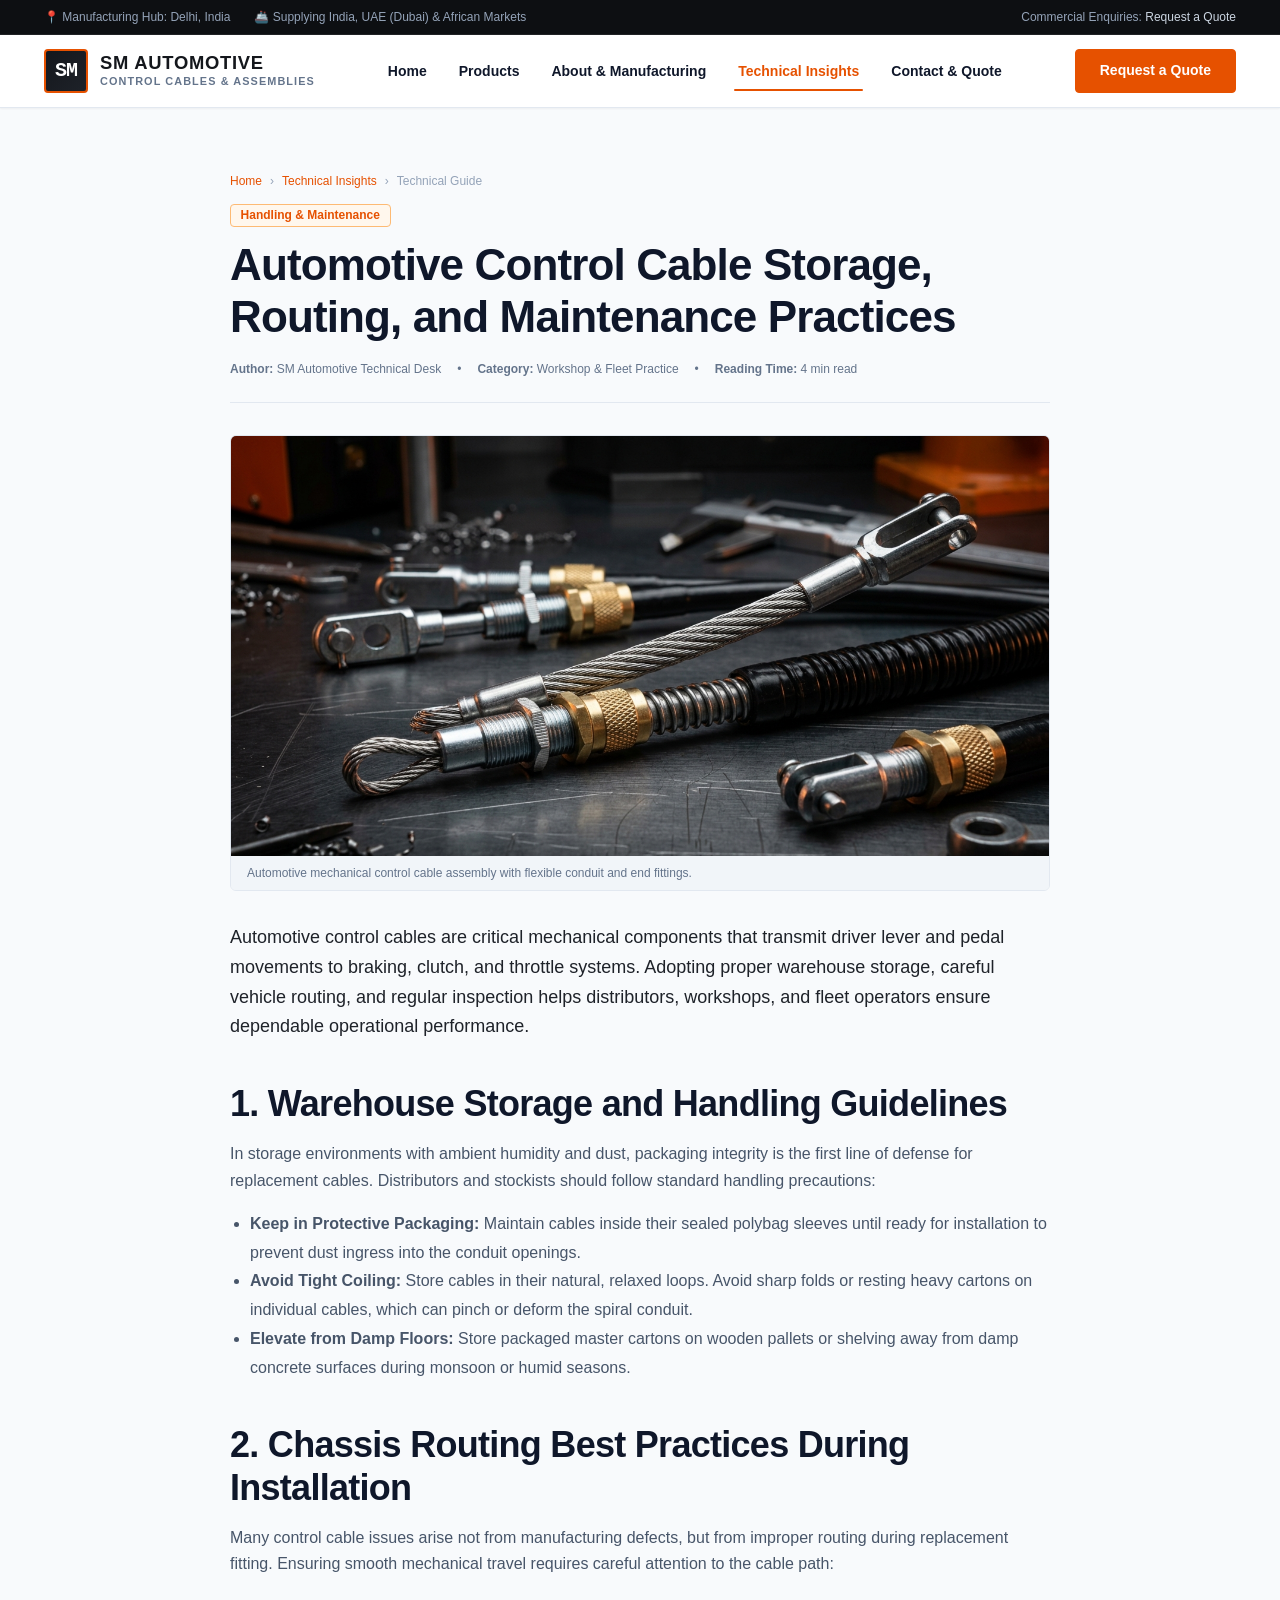
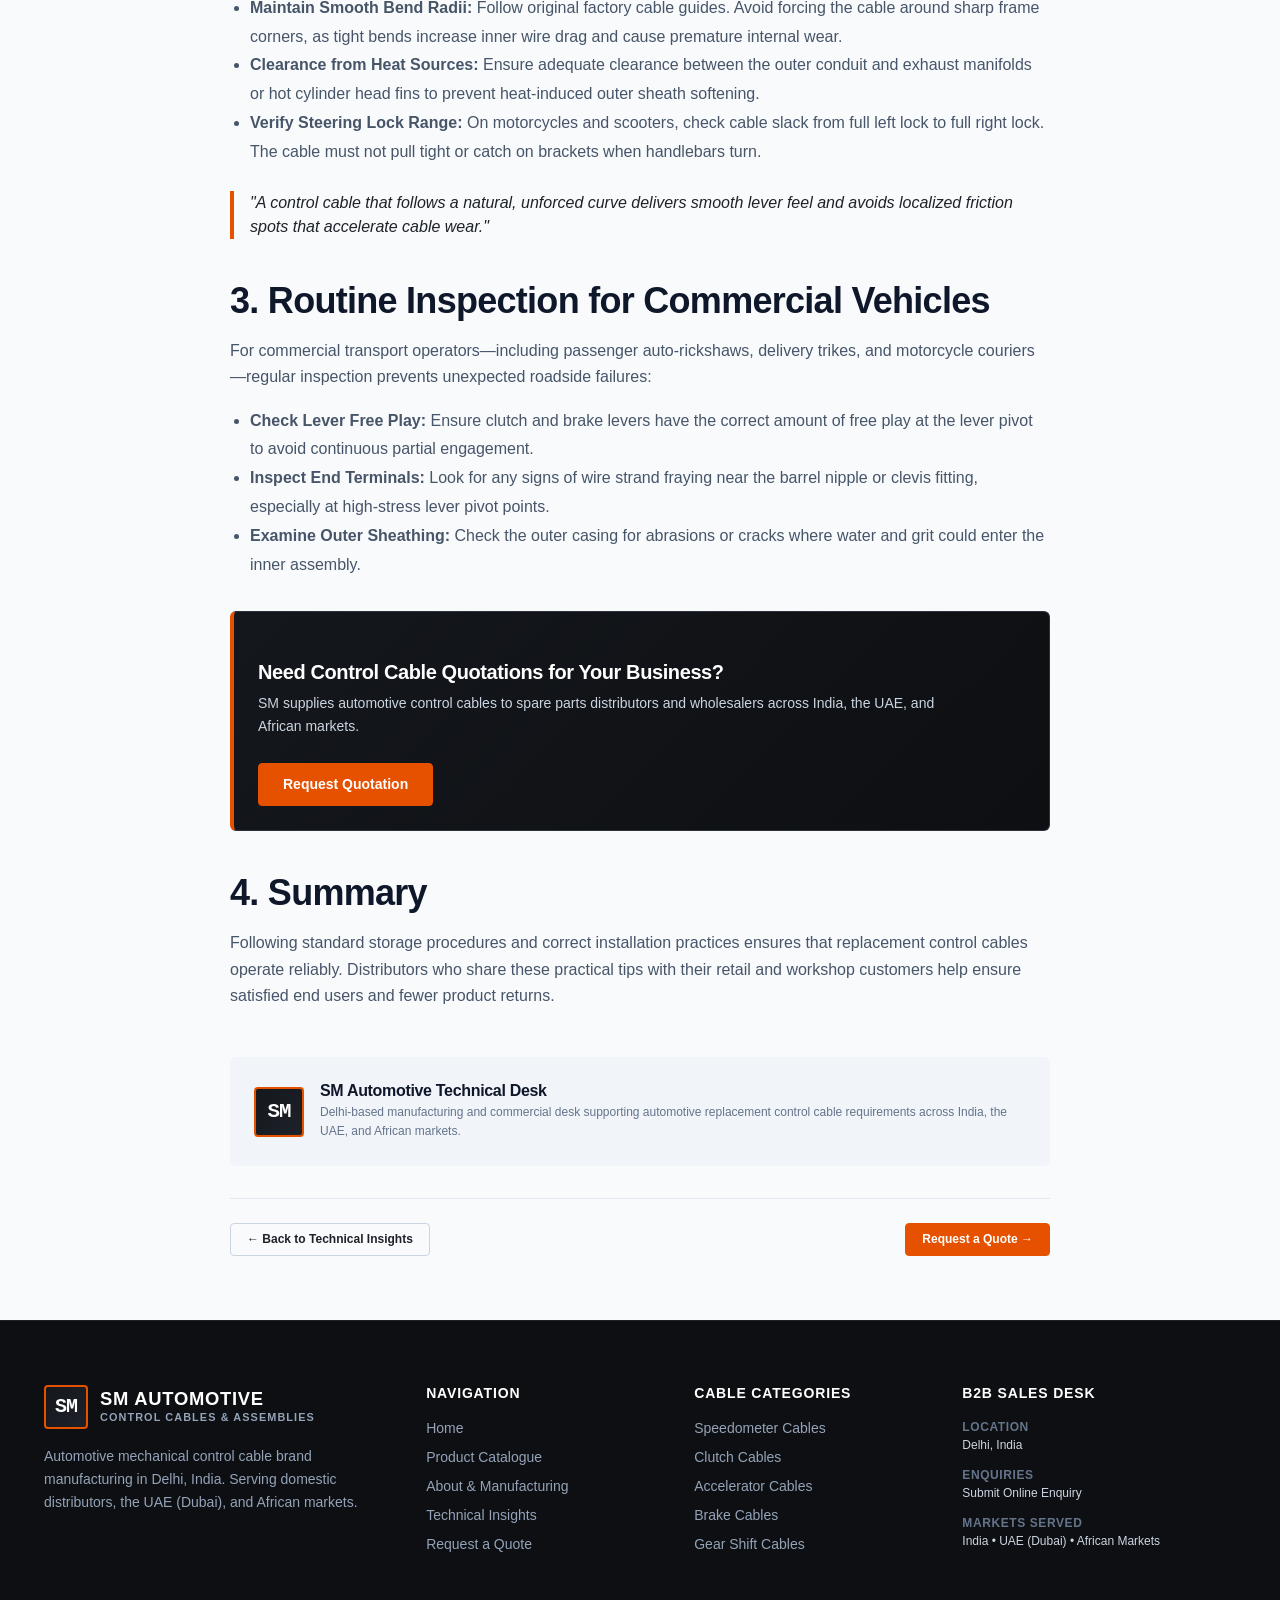
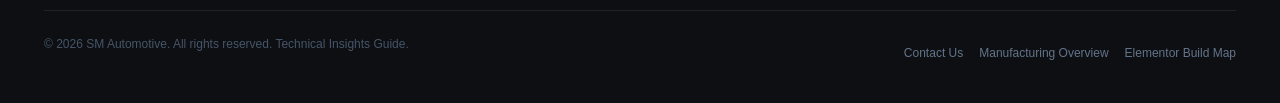
<file: blog-template.html>
<!DOCTYPE html>
<html lang="en">
<head>
  <meta charset="UTF-8">
  <meta name="viewport" content="width=device-width, initial-scale=1.0">
  <title>Automotive Control Cable Storage, Routing &amp; Maintenance | SM Automotive</title>
  <meta name="description" content="Technical guide on automotive control cable storage, chassis routing practices, and maintenance inspection for two-wheeler and commercial transport applications.">
  <meta name="robots" content="index, follow">
  <link rel="stylesheet" href="assets/css/style.css">
  <link rel="icon" href="data:image/svg+xml,<svg xmlns='http://www.w3.org/2000/svg' viewBox='0 0 100 100'><rect width='100' height='100' fill='%2314171c'/><text y='68' x='50' text-anchor='middle' font-family='sans-serif' font-size='55' font-weight='900' fill='%23e65100'>SM</text></svg>">
</head>
<body>

  <!-- Top Announcement Bar -->
  <aside class="top-bar" aria-label="Regional Markets and Contact Access">
    <div class="container">
      <div class="top-bar-meta">
        <span>📍 Manufacturing Hub: Delhi, India</span>
        <span>🚢 Supplying India, UAE (Dubai) &amp; African Markets</span>
      </div>
      <div class="top-bar-contact">
        <span>Commercial Enquiries: <a href="contact.html">Request a Quote</a></span>
      </div>
    </div>
  </aside>

  <!-- Site Header -->
  <header class="site-header">
    <div class="container header-inner">
      <a href="index.html" class="brand-mark" aria-label="SM Automotive Home">
        <div class="brand-symbol" aria-hidden="true">SM</div>
        <div class="brand-text">
          <span class="brand-title">SM AUTOMOTIVE</span>
          <span class="brand-subtitle">Control Cables &amp; Assemblies</span>
        </div>
      </a>

      <nav class="site-nav" id="primary-navigation" aria-label="Main Navigation">
        <ul class="nav-list">
          <li><a href="index.html" class="nav-link">Home</a></li>
          <li><a href="products.html" class="nav-link">Products</a></li>
          <li><a href="about.html" class="nav-link">About &amp; Manufacturing</a></li>
          <li><a href="blog.html" class="nav-link active">Technical Insights</a></li>
          <li><a href="contact.html" class="nav-link">Contact &amp; Quote</a></li>
        </ul>
      </nav>

      <div class="header-actions">
        <a href="contact.html" class="btn btn-primary">Request a Quote</a>
        <button type="button" class="nav-toggle" aria-controls="primary-navigation" aria-expanded="false" aria-label="Open Navigation Menu">
          <svg viewBox="0 0 24 24" fill="none" stroke="currentColor" stroke-width="2" stroke-linecap="round" stroke-linejoin="round" aria-hidden="true">
            <line x1="3" y1="12" x2="21" y2="12"></line>
            <line x1="3" y1="6" x2="21" y2="6"></line>
            <line x1="3" y1="18" x2="21" y2="18"></line>
          </svg>
        </button>
      </div>
    </div>
  </header>

  <main id="main-content">
    <div class="section">
      <div class="container">

        <article class="article-container">
          
          <!-- Article Header -->
          <header class="article-header">
            <nav class="article-breadcrumbs" aria-label="Breadcrumb">
              <a href="index.html">Home</a> &rsaquo;
              <a href="blog.html">Technical Insights</a> &rsaquo;
              <span>Technical Guide</span>
            </nav>

            <span class="badge badge-accent" style="margin-bottom: var(--space-3);">Handling &amp; Maintenance</span>
            <h1 style="font-size: clamp(1.85rem, 3.5vw, 2.75rem); line-height: 1.2; margin-bottom: var(--space-4);">
              Automotive Control Cable Storage, Routing, and Maintenance Practices
            </h1>

            <div class="article-meta">
              <span><strong>Author:</strong> SM Automotive Technical Desk</span>
              <span>&bull;</span>
              <span><strong>Category:</strong> Workshop &amp; Fleet Practice</span>
              <span>&bull;</span>
              <span><strong>Reading Time:</strong> 4 min read</span>
            </div>
          </header>

          <!-- Featured Visual -->
          <div style="margin-bottom: var(--space-8); border-radius: var(--radius-md); overflow: hidden; border: 1px solid var(--color-slate-200);">
            <img src="assets/images/hero-cables.jpg" alt="Automotive control cables showing inner wire and outer conduit" style="width: 100%; height: auto; max-height: 420px; object-fit: cover;">
            <div style="background-color: var(--color-slate-100); padding: var(--space-2) var(--space-4); font-size: var(--font-size-xs); color: var(--color-slate-500);">
              Automotive mechanical control cable assembly with flexible conduit and end fittings.
            </div>
          </div>

          <!-- Article Content Body -->
          <div class="article-content">
            <p class="article-lead">
              Automotive control cables are critical mechanical components that transmit driver lever and pedal movements to braking, clutch, and throttle systems. Adopting proper warehouse storage, careful vehicle routing, and regular inspection helps distributors, workshops, and fleet operators ensure dependable operational performance.
            </p>

            <h2>1. Warehouse Storage and Handling Guidelines</h2>
            <p>
              In storage environments with ambient humidity and dust, packaging integrity is the first line of defense for replacement cables. Distributors and stockists should follow standard handling precautions:
            </p>
            <ul style="margin-left: 1.25rem; line-height: 1.8; color: var(--color-text-muted); font-size: var(--font-size-base); margin-bottom: var(--space-6);">
              <li><strong>Keep in Protective Packaging:</strong> Maintain cables inside their sealed polybag sleeves until ready for installation to prevent dust ingress into the conduit openings.</li>
              <li><strong>Avoid Tight Coiling:</strong> Store cables in their natural, relaxed loops. Avoid sharp folds or resting heavy cartons on individual cables, which can pinch or deform the spiral conduit.</li>
              <li><strong>Elevate from Damp Floors:</strong> Store packaged master cartons on wooden pallets or shelving away from damp concrete surfaces during monsoon or humid seasons.</li>
            </ul>

            <h2>2. Chassis Routing Best Practices During Installation</h2>
            <p>
              Many control cable issues arise not from manufacturing defects, but from improper routing during replacement fitting. Ensuring smooth mechanical travel requires careful attention to the cable path:
            </p>
            <ul style="margin-left: 1.25rem; line-height: 1.8; color: var(--color-text-muted); font-size: var(--font-size-base); margin-bottom: var(--space-6);">
              <li><strong>Maintain Smooth Bend Radii:</strong> Follow original factory cable guides. Avoid forcing the cable around sharp frame corners, as tight bends increase inner wire drag and cause premature internal wear.</li>
              <li><strong>Clearance from Heat Sources:</strong> Ensure adequate clearance between the outer conduit and exhaust manifolds or hot cylinder head fins to prevent heat-induced outer sheath softening.</li>
              <li><strong>Verify Steering Lock Range:</strong> On motorcycles and scooters, check cable slack from full left lock to full right lock. The cable must not pull tight or catch on brackets when handlebars turn.</li>
            </ul>

            <blockquote>
              "A control cable that follows a natural, unforced curve delivers smooth lever feel and avoids localized friction spots that accelerate cable wear."
            </blockquote>

            <h2>3. Routine Inspection for Commercial Vehicles</h2>
            <p>
              For commercial transport operators—including passenger auto-rickshaws, delivery trikes, and motorcycle couriers—regular inspection prevents unexpected roadside failures:
            </p>
            <ul style="margin-left: 1.25rem; line-height: 1.8; color: var(--color-text-muted); font-size: var(--font-size-base); margin-bottom: var(--space-6);">
              <li><strong>Check Lever Free Play:</strong> Ensure clutch and brake levers have the correct amount of free play at the lever pivot to avoid continuous partial engagement.</li>
              <li><strong>Inspect End Terminals:</strong> Look for any signs of wire strand fraying near the barrel nipple or clevis fitting, especially at high-stress lever pivot points.</li>
              <li><strong>Examine Outer Sheathing:</strong> Check the outer casing for abrasions or cracks where water and grit could enter the inner assembly.</li>
            </ul>

            <!-- In-Article B2B Conversion CTA Box -->
            <div class="cta-banner" style="margin: var(--space-8) 0; padding: var(--space-6);">
              <div class="cta-banner-content">
                <h3 style="color: #ffffff; font-size: var(--font-size-xl); margin-bottom: var(--space-2);">Need Control Cable Quotations for Your Business?</h3>
                <p class="cta-banner-text" style="font-size: var(--font-size-sm);">
                  SM supplies automotive control cables to spare parts distributors and wholesalers across India, the UAE, and African markets.
                </p>
              </div>
              <div>
                <a href="contact.html" class="btn btn-primary">Request Quotation</a>
              </div>
            </div>

            <h2>4. Summary</h2>
            <p>
              Following standard storage procedures and correct installation practices ensures that replacement control cables operate reliably. Distributors who share these practical tips with their retail and workshop customers help ensure satisfied end users and fewer product returns.
            </p>
          </div>

          <!-- Author Box -->
          <div class="article-author-card">
            <div class="brand-symbol" style="flex-shrink: 0; width: 50px; height: 50px; font-size: 1.3rem;">SM</div>
            <div>
              <h4 style="font-size: var(--font-size-base); margin-bottom: 2px;">SM Automotive Technical Desk</h4>
              <p style="font-size: var(--font-size-xs); color: var(--color-slate-500); margin-bottom: 0;">
                Delhi-based manufacturing and commercial desk supporting automotive replacement control cable requirements across India, the UAE, and African markets.
              </p>
            </div>
          </div>

          <!-- Post Footer Navigation -->
          <div style="margin-top: var(--space-8); display: flex; justify-content: space-between; align-items: center; border-top: 1px solid var(--color-slate-200); padding-top: var(--space-6);">
            <a href="blog.html" class="btn btn-outline btn-sm">&larr; Back to Technical Insights</a>
            <a href="contact.html" class="btn btn-primary btn-sm">Request a Quote &rarr;</a>
          </div>
        </article>

      </div>
    </div>
  </main>

  <!-- Site Footer -->
  <footer class="site-footer">
    <div class="container">
      <div class="footer-grid">
        <div class="footer-brand-col">
          <a href="index.html" class="brand-mark">
            <div class="brand-symbol">SM</div>
            <div class="brand-text">
              <span class="brand-title" style="color: #ffffff;">SM AUTOMOTIVE</span>
              <span class="brand-subtitle" style="color: var(--color-slate-400);">Control Cables &amp; Assemblies</span>
            </div>
          </a>
          <p>
            Automotive mechanical control cable brand manufacturing in Delhi, India. Serving domestic distributors, the UAE (Dubai), and African markets.
          </p>
        </div>

        <div>
          <h4 class="footer-col-title">Navigation</h4>
          <ul class="footer-links-list">
            <li><a href="index.html">Home</a></li>
            <li><a href="products.html">Product Catalogue</a></li>
            <li><a href="about.html">About &amp; Manufacturing</a></li>
            <li><a href="blog.html">Technical Insights</a></li>
            <li><a href="contact.html">Request a Quote</a></li>
          </ul>
        </div>

        <div>
          <h4 class="footer-col-title">Cable Categories</h4>
          <ul class="footer-links-list">
            <li><a href="products.html#speedometer">Speedometer Cables</a></li>
            <li><a href="products.html#clutch">Clutch Cables</a></li>
            <li><a href="products.html#accelerator">Accelerator Cables</a></li>
            <li><a href="products.html#brake">Brake Cables</a></li>
            <li><a href="products.html#gear">Gear Shift Cables</a></li>
          </ul>
        </div>

        <div>
          <h4 class="footer-col-title">B2B Sales Desk</h4>
          <div class="footer-contact-item">
            <span class="footer-contact-label">Location</span>
            <span class="footer-contact-val">Delhi, India</span>
          </div>
          <div class="footer-contact-item">
            <span class="footer-contact-label">Enquiries</span>
            <span class="footer-contact-val"><a href="contact.html" style="color: var(--color-slate-300);">Submit Online Enquiry</a></span>
          </div>
          <div class="footer-contact-item">
            <span class="footer-contact-label">Markets Served</span>
            <span class="footer-contact-val">India &bull; UAE (Dubai) &bull; African Markets</span>
          </div>
        </div>
      </div>

      <div class="footer-bottom">
        <p>&copy; 2026 SM Automotive. All rights reserved. Technical Insights Guide.</p>
        <div class="footer-bottom-links">
          <a href="contact.html">Contact Us</a>
          <a href="about.html">Manufacturing Overview</a>
          <a href="docs/elementor-build-map.md">Elementor Build Map</a>
        </div>
      </div>
    </div>
  </footer>

  <script src="assets/js/main.js"></script>
</body>
</html>
</file>
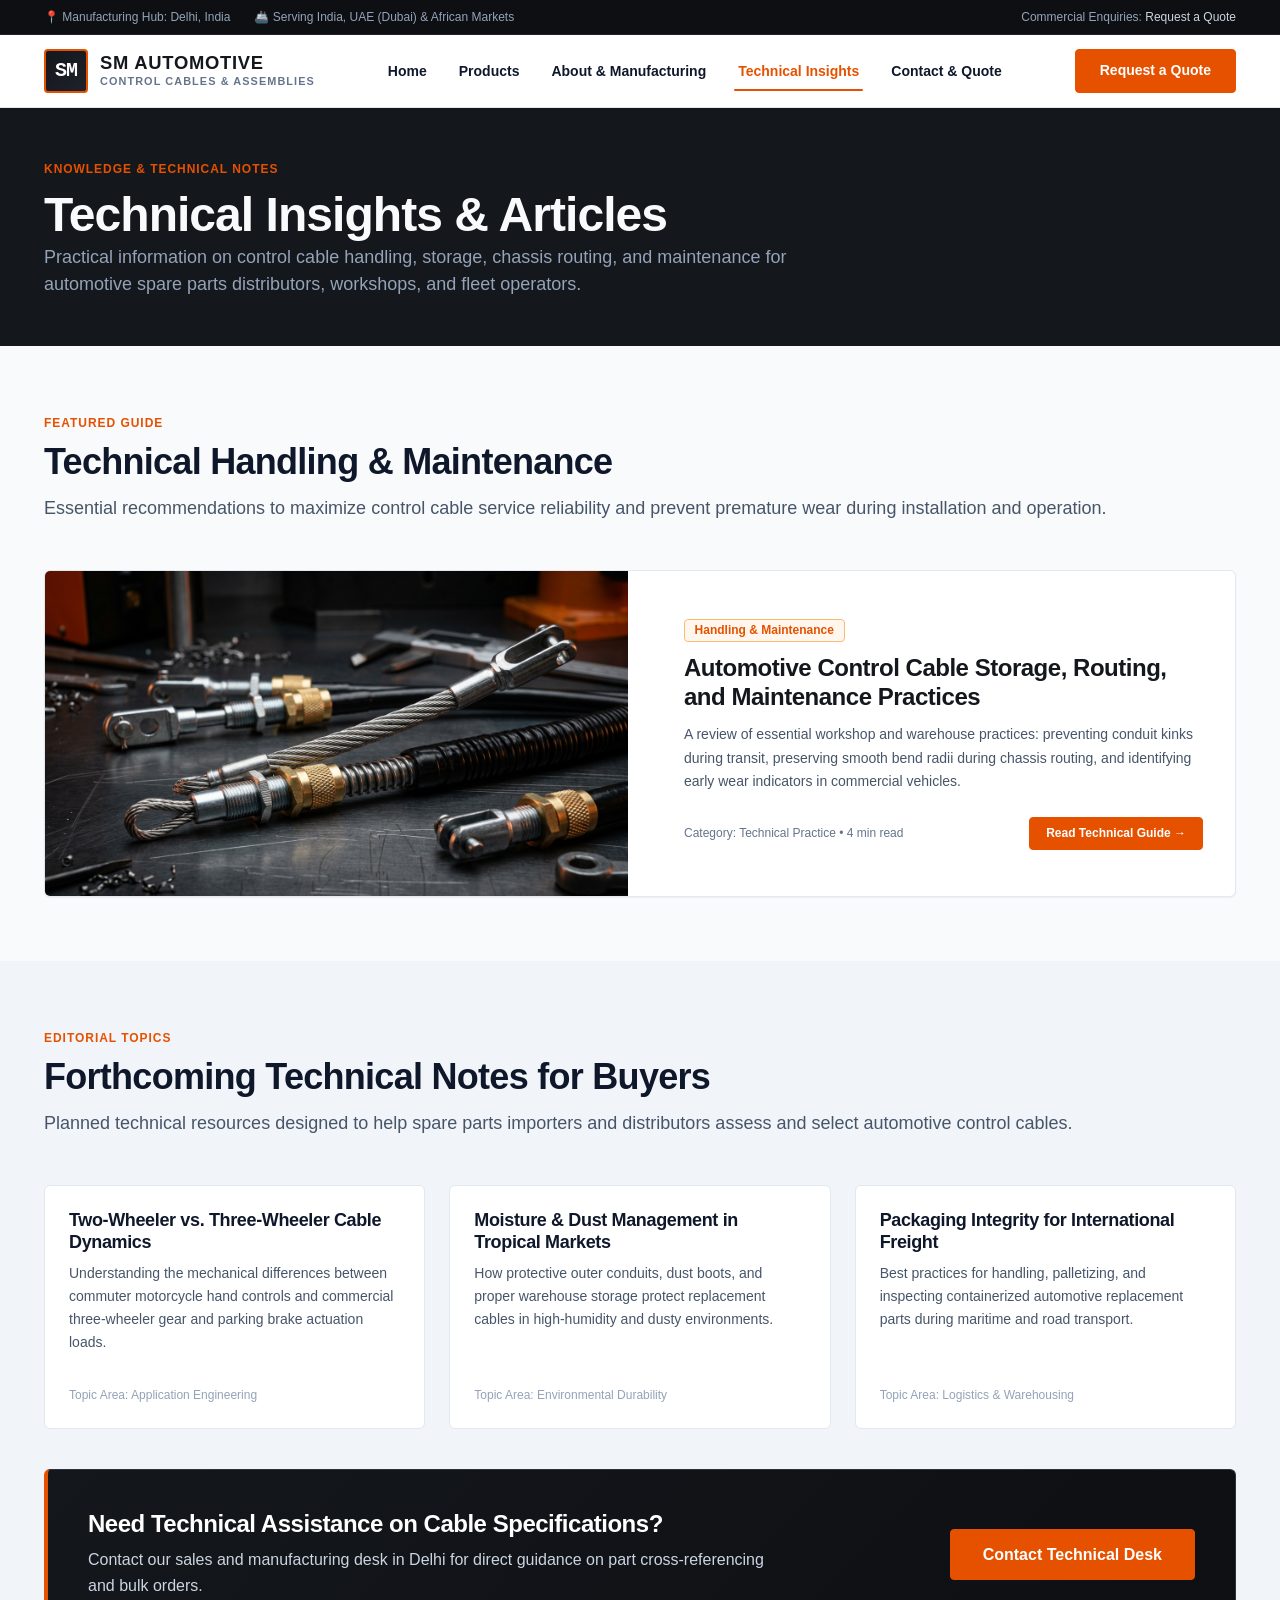
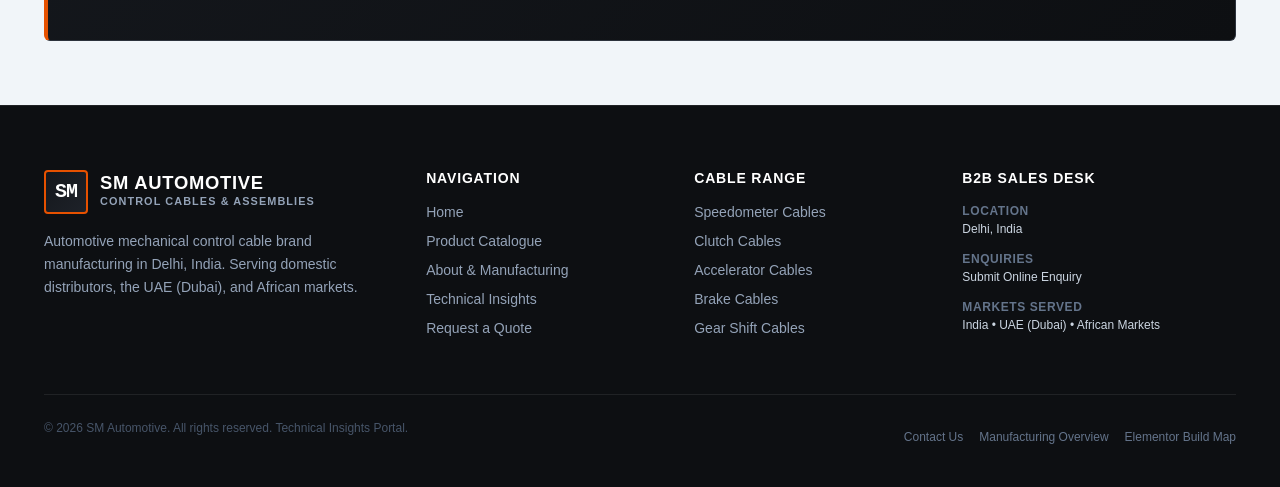
<file: blog.html>
<!DOCTYPE html>
<html lang="en">
<head>
  <meta charset="UTF-8">
  <meta name="viewport" content="width=device-width, initial-scale=1.0">
  <title>Technical Insights | SM Automotive Control Cables (Delhi)</title>
  <meta name="description" content="Technical guidance, handling notes, and maintenance insights for automotive control cables in two-wheeler and commercial transport applications.">
  <meta name="robots" content="index, follow">
  <link rel="stylesheet" href="assets/css/style.css">
  <link rel="icon" href="data:image/svg+xml,<svg xmlns='http://www.w3.org/2000/svg' viewBox='0 0 100 100'><rect width='100' height='100' fill='%2314171c'/><text y='68' x='50' text-anchor='middle' font-family='sans-serif' font-size='55' font-weight='900' fill='%23e65100'>SM</text></svg>">
</head>
<body>

  <!-- Top Announcement / Market Bar -->
  <aside class="top-bar" aria-label="Regional Markets and Contact Access">
    <div class="container">
      <div class="top-bar-meta">
        <span>📍 Manufacturing Hub: Delhi, India</span>
        <span>🚢 Serving India, UAE (Dubai) &amp; African Markets</span>
      </div>
      <div class="top-bar-contact">
        <span>Commercial Enquiries: <a href="contact.html">Request a Quote</a></span>
      </div>
    </div>
  </aside>

  <!-- Site Header -->
  <header class="site-header">
    <div class="container header-inner">
      <a href="index.html" class="brand-mark" aria-label="SM Automotive Home">
        <div class="brand-symbol" aria-hidden="true">SM</div>
        <div class="brand-text">
          <span class="brand-title">SM AUTOMOTIVE</span>
          <span class="brand-subtitle">Control Cables &amp; Assemblies</span>
        </div>
      </a>

      <nav class="site-nav" id="primary-navigation" aria-label="Main Navigation">
        <ul class="nav-list">
          <li><a href="index.html" class="nav-link">Home</a></li>
          <li><a href="products.html" class="nav-link">Products</a></li>
          <li><a href="about.html" class="nav-link">About &amp; Manufacturing</a></li>
          <li><a href="blog.html" class="nav-link active">Technical Insights</a></li>
          <li><a href="contact.html" class="nav-link">Contact &amp; Quote</a></li>
        </ul>
      </nav>

      <div class="header-actions">
        <a href="contact.html" class="btn btn-primary">Request a Quote</a>
        <button type="button" class="nav-toggle" aria-controls="primary-navigation" aria-expanded="false" aria-label="Open Navigation Menu">
          <svg viewBox="0 0 24 24" fill="none" stroke="currentColor" stroke-width="2" stroke-linecap="round" stroke-linejoin="round" aria-hidden="true">
            <line x1="3" y1="12" x2="21" y2="12"></line>
            <line x1="3" y1="6" x2="21" y2="6"></line>
            <line x1="3" y1="18" x2="21" y2="18"></line>
          </svg>
        </button>
      </div>
    </div>
  </header>

  <main id="main-content">
    <!-- Page Header Hero -->
    <section class="section section-dark" style="padding-top: var(--space-12); padding-bottom: var(--space-12);">
      <div class="container">
        <span class="section-eyebrow">Knowledge &amp; Technical Notes</span>
        <h1>Technical Insights &amp; Articles</h1>
        <p class="section-subtitle" style="max-width: 800px;">
          Practical information on control cable handling, storage, chassis routing, and maintenance for automotive spare parts distributors, workshops, and fleet operators.
        </p>
      </div>
    </section>

    <!-- Featured Guide Section -->
    <section class="section" id="featured-article">
      <div class="container">
        <div class="section-header">
          <span class="section-eyebrow">Featured Guide</span>
          <h2>Technical Handling &amp; Maintenance</h2>
          <p class="section-subtitle">
            Essential recommendations to maximize control cable service reliability and prevent premature wear during installation and operation.
          </p>
        </div>

        <!-- Featured Article Card -->
        <div class="grid grid-2" style="align-items: center; background-color: var(--color-surface); border: 1px solid var(--color-slate-200); border-radius: var(--radius-md); overflow: hidden; box-shadow: var(--shadow-sm);">
          <div>
            <img src="assets/images/hero-cables.jpg" alt="Automotive control cables showing inner wire and outer conduit" style="width: 100%; height: 100%; object-fit: cover; min-height: 280px;" loading="lazy">
          </div>
          <div style="padding: var(--space-8);">
            <span class="badge badge-accent" style="margin-bottom: var(--space-3);">Handling &amp; Maintenance</span>
            <h3 style="font-size: var(--font-size-2xl); margin-bottom: var(--space-3);">
              <a href="blog-template.html" style="color: var(--color-graphite-900);">Automotive Control Cable Storage, Routing, and Maintenance Practices</a>
            </h3>
            <p style="font-size: var(--font-size-sm); color: var(--color-text-muted); line-height: var(--line-height-relaxed); margin-bottom: var(--space-6);">
              A review of essential workshop and warehouse practices: preventing conduit kinks during transit, preserving smooth bend radii during chassis routing, and identifying early wear indicators in commercial vehicles.
            </p>
            <div style="display: flex; align-items: center; justify-content: space-between; flex-wrap: wrap; gap: var(--space-4);">
              <span style="font-size: var(--font-size-xs); color: var(--color-slate-500);">Category: Technical Practice &bull; 4 min read</span>
              <a href="blog-template.html" class="btn btn-primary btn-sm">Read Technical Guide &rarr;</a>
            </div>
          </div>
        </div>
      </div>
    </section>

    <!-- Upcoming Industry Topics for Distributors -->
    <section class="section section-subtle" id="topics">
      <div class="container">
        <div class="section-header">
          <span class="section-eyebrow">Editorial Topics</span>
          <h2>Forthcoming Technical Notes for Buyers</h2>
          <p class="section-subtitle">
            Planned technical resources designed to help spare parts importers and distributors assess and select automotive control cables.
          </p>
        </div>

        <div class="grid grid-3">
          <div class="feature-card">
            <h3 class="feature-title" style="font-size: var(--font-size-lg);">Two-Wheeler vs. Three-Wheeler Cable Dynamics</h3>
            <p class="feature-desc">
              Understanding the mechanical differences between commuter motorcycle hand controls and commercial three-wheeler gear and parking brake actuation loads.
            </p>
            <span style="font-size: var(--font-size-xs); color: var(--color-slate-400); margin-top: auto; padding-top: var(--space-4);">Topic Area: Application Engineering</span>
          </div>

          <div class="feature-card">
            <h3 class="feature-title" style="font-size: var(--font-size-lg);">Moisture &amp; Dust Management in Tropical Markets</h3>
            <p class="feature-desc">
              How protective outer conduits, dust boots, and proper warehouse storage protect replacement cables in high-humidity and dusty environments.
            </p>
            <span style="font-size: var(--font-size-xs); color: var(--color-slate-400); margin-top: auto; padding-top: var(--space-4);">Topic Area: Environmental Durability</span>
          </div>

          <div class="feature-card">
            <h3 class="feature-title" style="font-size: var(--font-size-lg);">Packaging Integrity for International Freight</h3>
            <p class="feature-desc">
              Best practices for handling, palletizing, and inspecting containerized automotive replacement parts during maritime and road transport.
            </p>
            <span style="font-size: var(--font-size-xs); color: var(--color-slate-400); margin-top: auto; padding-top: var(--space-4);">Topic Area: Logistics &amp; Warehousing</span>
          </div>
        </div>

        <!-- Technical Enquiry Card -->
        <div class="cta-banner" style="margin-top: var(--space-10);">
          <div class="cta-banner-content">
            <h3 style="color: #ffffff; margin-bottom: var(--space-2);">Need Technical Assistance on Cable Specifications?</h3>
            <p class="cta-banner-text">
              Contact our sales and manufacturing desk in Delhi for direct guidance on part cross-referencing and bulk orders.
            </p>
          </div>
          <div>
            <a href="contact.html" class="btn btn-primary btn-lg">Contact Technical Desk</a>
          </div>
        </div>
      </div>
    </section>
  </main>

  <!-- Site Footer -->
  <footer class="site-footer">
    <div class="container">
      <div class="footer-grid">
        <div class="footer-brand-col">
          <a href="index.html" class="brand-mark">
            <div class="brand-symbol">SM</div>
            <div class="brand-text">
              <span class="brand-title" style="color: #ffffff;">SM AUTOMOTIVE</span>
              <span class="brand-subtitle" style="color: var(--color-slate-400);">Control Cables &amp; Assemblies</span>
            </div>
          </a>
          <p>
            Automotive mechanical control cable brand manufacturing in Delhi, India. Serving domestic distributors, the UAE (Dubai), and African markets.
          </p>
        </div>

        <div>
          <h4 class="footer-col-title">Navigation</h4>
          <ul class="footer-links-list">
            <li><a href="index.html">Home</a></li>
            <li><a href="products.html">Product Catalogue</a></li>
            <li><a href="about.html">About &amp; Manufacturing</a></li>
            <li><a href="blog.html">Technical Insights</a></li>
            <li><a href="contact.html">Request a Quote</a></li>
          </ul>
        </div>

        <div>
          <h4 class="footer-col-title">Cable Range</h4>
          <ul class="footer-links-list">
            <li><a href="products.html#speedometer">Speedometer Cables</a></li>
            <li><a href="products.html#clutch">Clutch Cables</a></li>
            <li><a href="products.html#accelerator">Accelerator Cables</a></li>
            <li><a href="products.html#brake">Brake Cables</a></li>
            <li><a href="products.html#gear">Gear Shift Cables</a></li>
          </ul>
        </div>

        <div>
          <h4 class="footer-col-title">B2B Sales Desk</h4>
          <div class="footer-contact-item">
            <span class="footer-contact-label">Location</span>
            <span class="footer-contact-val">Delhi, India</span>
          </div>
          <div class="footer-contact-item">
            <span class="footer-contact-label">Enquiries</span>
            <span class="footer-contact-val"><a href="contact.html" style="color: var(--color-slate-300);">Submit Online Enquiry</a></span>
          </div>
          <div class="footer-contact-item">
            <span class="footer-contact-label">Markets Served</span>
            <span class="footer-contact-val">India &bull; UAE (Dubai) &bull; African Markets</span>
          </div>
        </div>
      </div>

      <div class="footer-bottom">
        <p>&copy; 2026 SM Automotive. All rights reserved. Technical Insights Portal.</p>
        <div class="footer-bottom-links">
          <a href="contact.html">Contact Us</a>
          <a href="about.html">Manufacturing Overview</a>
          <a href="docs/elementor-build-map.md">Elementor Build Map</a>
        </div>
      </div>
    </div>
  </footer>

  <script src="assets/js/main.js"></script>
</body>
</html>
</file>
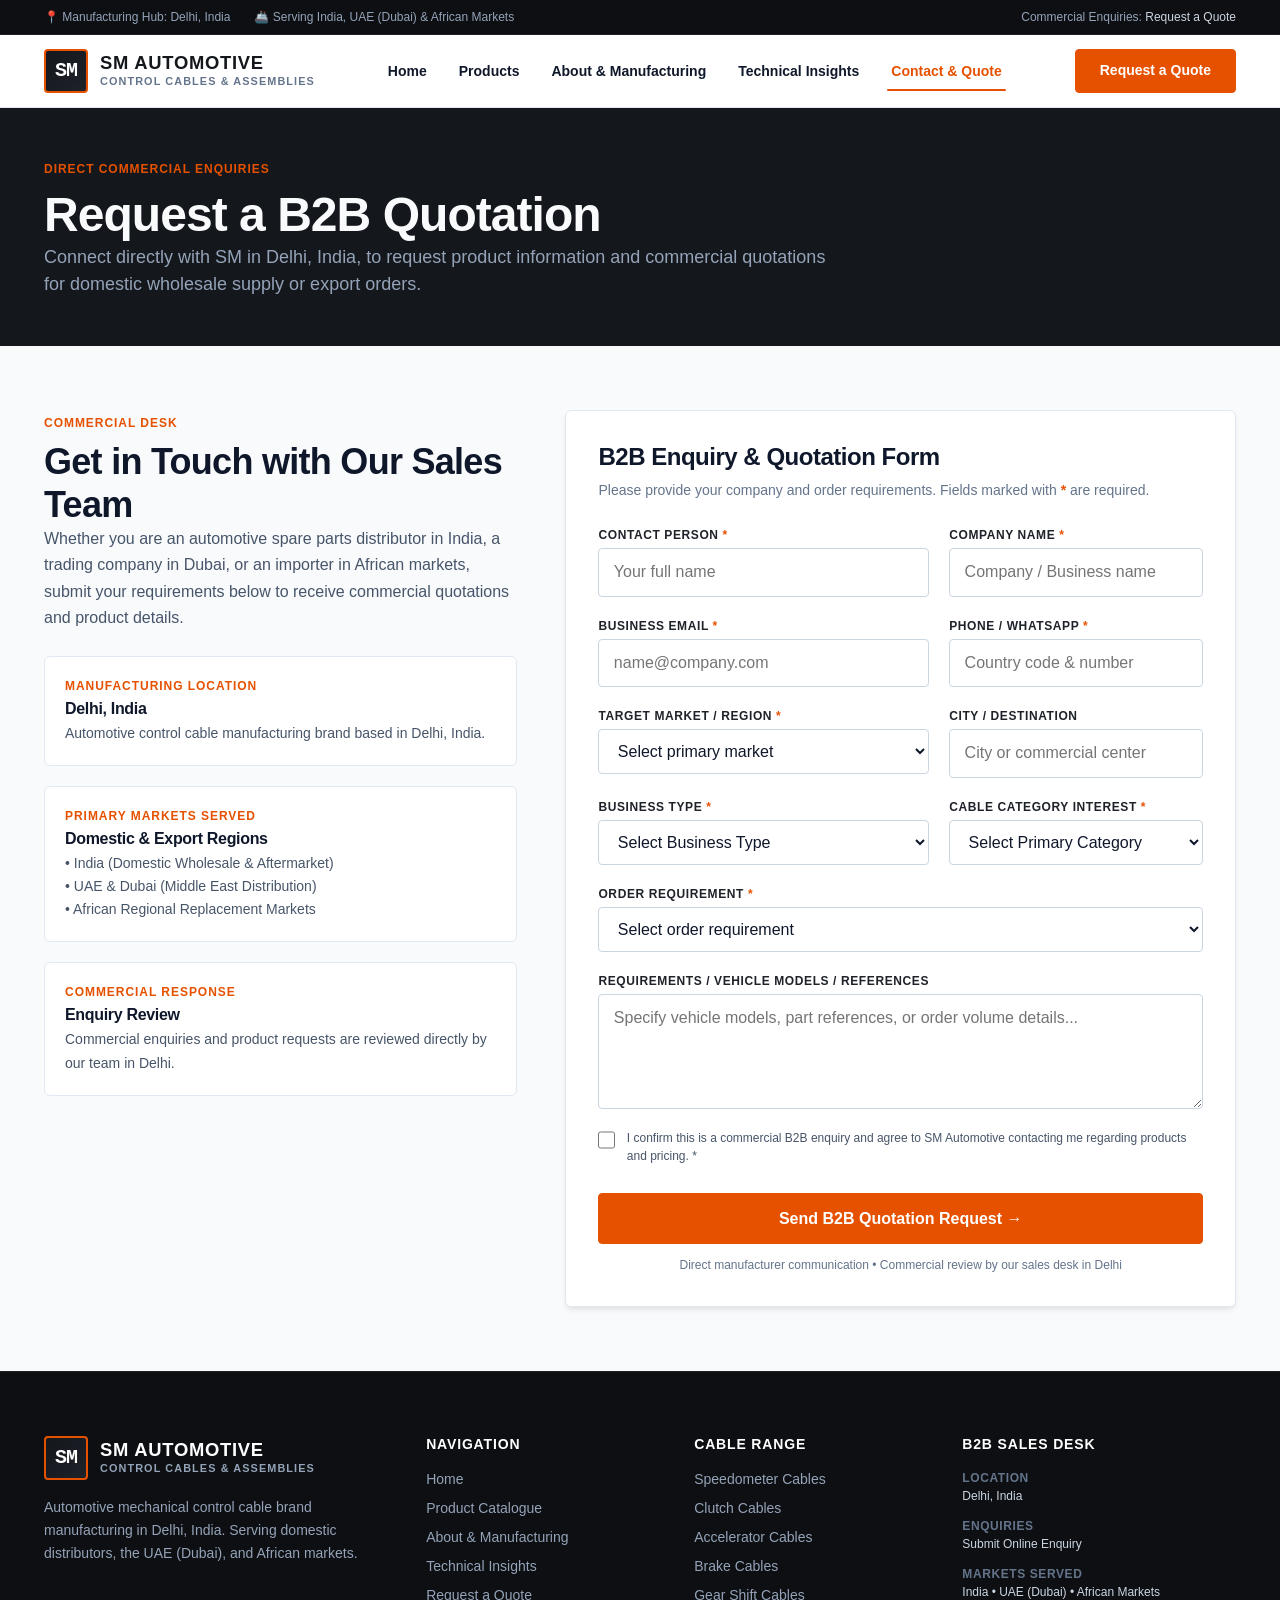
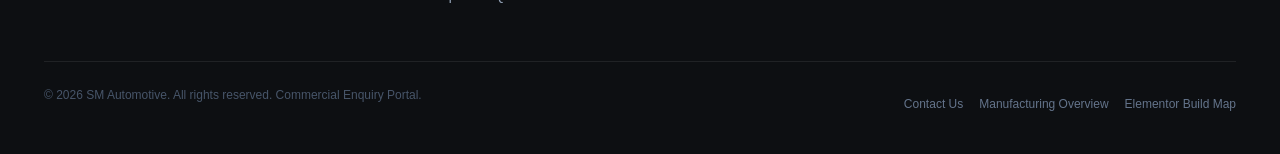
<file: contact.html>
<!DOCTYPE html>
<html lang="en">
<head>
  <meta charset="UTF-8">
  <meta name="viewport" content="width=device-width, initial-scale=1.0">
  <title>Request a B2B Quote &amp; Contact | SM Automotive Control Cables (Delhi)</title>
  <meta name="description" content="Submit a B2B quotation enquiry for automotive control cables directly to SM Automotive in Delhi. Serving distributors in India, UAE (Dubai), and African export markets.">
  <meta name="robots" content="index, follow">
  <link rel="stylesheet" href="assets/css/style.css">
  <link rel="icon" href="data:image/svg+xml,<svg xmlns='http://www.w3.org/2000/svg' viewBox='0 0 100 100'><rect width='100' height='100' fill='%2314171c'/><text y='68' x='50' text-anchor='middle' font-family='sans-serif' font-size='55' font-weight='900' fill='%23e65100'>SM</text></svg>">
</head>
<body>

  <!-- Top Announcement / Market Bar -->
  <aside class="top-bar" aria-label="Regional Markets and Contact Access">
    <div class="container">
      <div class="top-bar-meta">
        <span>📍 Manufacturing Hub: Delhi, India</span>
        <span>🚢 Serving India, UAE (Dubai) &amp; African Markets</span>
      </div>
      <div class="top-bar-contact">
        <span>Commercial Enquiries: <a href="contact.html">Request a Quote</a></span>
      </div>
    </div>
  </aside>

  <!-- Site Header -->
  <header class="site-header">
    <div class="container header-inner">
      <a href="index.html" class="brand-mark" aria-label="SM Automotive Home">
        <div class="brand-symbol" aria-hidden="true">SM</div>
        <div class="brand-text">
          <span class="brand-title">SM AUTOMOTIVE</span>
          <span class="brand-subtitle">Control Cables &amp; Assemblies</span>
        </div>
      </a>

      <nav class="site-nav" id="primary-navigation" aria-label="Main Navigation">
        <ul class="nav-list">
          <li><a href="index.html" class="nav-link">Home</a></li>
          <li><a href="products.html" class="nav-link">Products</a></li>
          <li><a href="about.html" class="nav-link">About &amp; Manufacturing</a></li>
          <li><a href="blog.html" class="nav-link">Technical Insights</a></li>
          <li><a href="contact.html" class="nav-link active">Contact &amp; Quote</a></li>
        </ul>
      </nav>

      <div class="header-actions">
        <a href="contact.html" class="btn btn-primary">Request a Quote</a>
        <button type="button" class="nav-toggle" aria-controls="primary-navigation" aria-expanded="false" aria-label="Open Navigation Menu">
          <svg viewBox="0 0 24 24" fill="none" stroke="currentColor" stroke-width="2" stroke-linecap="round" stroke-linejoin="round" aria-hidden="true">
            <line x1="3" y1="12" x2="21" y2="12"></line>
            <line x1="3" y1="6" x2="21" y2="6"></line>
            <line x1="3" y1="18" x2="21" y2="18"></line>
          </svg>
        </button>
      </div>
    </div>
  </header>

  <main id="main-content">
    <!-- Page Header Hero -->
    <section class="section section-dark" style="padding-top: var(--space-12); padding-bottom: var(--space-12);">
      <div class="container">
        <span class="section-eyebrow">Direct Commercial Enquiries</span>
        <h1>Request a B2B Quotation</h1>
        <p class="section-subtitle" style="max-width: 800px;">
          Connect directly with SM in Delhi, India, to request product information and commercial quotations for domestic wholesale supply or export orders.
        </p>
      </div>
    </section>

    <!-- Main Contact & Form Grid -->
    <section class="section" id="enquiry-section">
      <div class="container">
        <div class="grid grid-2" style="gap: var(--space-12); align-items: start;">
          
          <!-- Column 1: Contact Information & Export Info -->
          <div>
            <span class="section-eyebrow">Commercial Desk</span>
            <h2>Get in Touch with Our Sales Team</h2>
            <p>
              Whether you are an automotive spare parts distributor in India, a trading company in Dubai, or an importer in African markets, submit your requirements below to receive commercial quotations and product details.
            </p>

            <div style="margin-top: var(--space-6); display: flex; flex-direction: column; gap: var(--space-5);">
              
              <div class="feature-card" style="padding: var(--space-5);">
                <span class="section-eyebrow" style="margin-bottom: var(--space-1);">Manufacturing Location</span>
                <h3 style="font-size: var(--font-size-base); margin-bottom: var(--space-1);">Delhi, India</h3>
                <p style="font-size: var(--font-size-sm); margin-bottom: 0;">
                  Automotive control cable manufacturing brand based in Delhi, India.
                </p>
              </div>

              <div class="feature-card" style="padding: var(--space-5);">
                <span class="section-eyebrow" style="margin-bottom: var(--space-1);">Primary Markets Served</span>
                <h3 style="font-size: var(--font-size-base); margin-bottom: var(--space-1);">Domestic &amp; Export Regions</h3>
                <p style="font-size: var(--font-size-sm); margin-bottom: 0;">
                  &bull; India (Domestic Wholesale &amp; Aftermarket)<br>
                  &bull; UAE &amp; Dubai (Middle East Distribution)<br>
                  &bull; African Regional Replacement Markets
                </p>
              </div>

              <div class="feature-card" style="padding: var(--space-5);">
                <span class="section-eyebrow" style="margin-bottom: var(--space-1);">Commercial Response</span>
                <h3 style="font-size: var(--font-size-base); margin-bottom: var(--space-1);">Enquiry Review</h3>
                <p style="font-size: var(--font-size-sm); margin-bottom: 0;">
                  Commercial enquiries and product requests are reviewed directly by our team in Delhi.
                </p>
              </div>
            </div>
          </div>

          <!-- Column 2: B2B Quotation Form -->
          <div>
            <div class="form-shell">
              <h2 style="font-size: var(--font-size-2xl); margin-bottom: var(--space-2);">B2B Enquiry &amp; Quotation Form</h2>
              <p style="font-size: var(--font-size-sm); color: var(--color-slate-500); margin-bottom: var(--space-6);">
                Please provide your company and order requirements. Fields marked with <span style="color: var(--color-accent); font-weight: bold;">*</span> are required.
              </p>

              <form id="b2b-quote-form" novalidate aria-label="B2B Quotation Form">
                <div class="form-grid">
                  
                  <!-- Full Name -->
                  <div class="form-group">
                    <label for="fullName" class="form-label">Contact Person <span class="required">*</span></label>
                    <input type="text" id="fullName" name="fullName" class="form-control" placeholder="Your full name" required autocomplete="name">
                    <span class="field-error-msg">Please enter your contact name.</span>
                  </div>

                  <!-- Company Name -->
                  <div class="form-group">
                    <label for="companyName" class="form-label">Company Name <span class="required">*</span></label>
                    <input type="text" id="companyName" name="companyName" class="form-control" placeholder="Company / Business name" required autocomplete="organization">
                    <span class="field-error-msg">Please enter your company name.</span>
                  </div>

                  <!-- Business Email -->
                  <div class="form-group">
                    <label for="businessEmail" class="form-label">Business Email <span class="required">*</span></label>
                    <input type="email" id="businessEmail" name="businessEmail" class="form-control" placeholder="name@company.com" required autocomplete="email" inputmode="email">
                    <span class="field-error-msg">Please enter a valid email address.</span>
                  </div>

                  <!-- Phone / WhatsApp -->
                  <div class="form-group">
                    <label for="phone" class="form-label">Phone / WhatsApp <span class="required">*</span></label>
                    <input type="tel" id="phone" name="phone" class="form-control" placeholder="Country code &amp; number" required autocomplete="tel" inputmode="tel">
                    <span class="field-error-msg">Please enter your phone or WhatsApp number.</span>
                  </div>

                  <!-- Target Market / Country -->
                  <div class="form-group">
                    <label for="market" class="form-label">Target Market / Region <span class="required">*</span></label>
                    <select id="market" name="market" class="form-control" required>
                      <option value="" disabled selected>Select primary market</option>
                      <option value="India (Domestic Wholesale)">India (Domestic Wholesale)</option>
                      <option value="UAE / Dubai">UAE / Dubai</option>
                      <option value="African Markets">African Markets</option>
                      <option value="Other Country / Region">Other Country / Region</option>
                    </select>
                    <span class="field-error-msg">Please select your primary market.</span>
                  </div>

                  <!-- City / Destination Port -->
                  <div class="form-group">
                    <label for="city" class="form-label">City / Destination</label>
                    <input type="text" id="city" name="city" class="form-control" placeholder="City or commercial center">
                  </div>

                  <!-- Business Type -->
                  <div class="form-group">
                    <label for="businessType" class="form-label">Business Type <span class="required">*</span></label>
                    <select id="businessType" name="businessType" class="form-control" required>
                      <option value="" disabled selected>Select Business Type</option>
                      <option value="Spare Parts Wholesaler / Distributor">Spare Parts Wholesaler / Distributor</option>
                      <option value="Direct Importer / Trading Company">Direct Importer / Trading Company</option>
                      <option value="Retail Chain / Spare Parts Dealer">Retail Chain / Spare Parts Dealer</option>
                      <option value="Vehicle Assembler / Workshop Network">Vehicle Assembler / Workshop Network</option>
                      <option value="Commercial Fleet Operator">Commercial Fleet Operator</option>
                      <option value="Other Commercial Buyer">Other Commercial Buyer</option>
                    </select>
                    <span class="field-error-msg">Please select your business type.</span>
                  </div>

                  <!-- Product Category Interest -->
                  <div class="form-group">
                    <label for="productCategory" class="form-label">Cable Category Interest <span class="required">*</span></label>
                    <select id="productCategory" name="productCategory" class="form-control" required>
                      <option value="" disabled selected>Select Primary Category</option>
                      <option value="Clutch Cables">Clutch Cables</option>
                      <option value="Front & Rear Brake Cables">Front &amp; Rear Brake Cables</option>
                      <option value="Accelerator / Throttle Cables">Accelerator / Throttle Cables</option>
                      <option value="Speedometer Cables">Speedometer Cables</option>
                      <option value="Gear Shift Cables">Gear Shift Cables</option>
                      <option value="Choke Cables">Choke Cables</option>
                      <option value="Seat-Lock & Latch Cables">Seat-Lock &amp; Latch Cables</option>
                      <option value="Multiple Cable Categories">Multiple Cable Categories</option>
                    </select>
                    <span class="field-error-msg">Please select your product interest.</span>
                  </div>

                  <!-- Order Requirement -->
                  <div class="form-group col-full">
                    <label for="estimatedVolume" class="form-label">Order Requirement <span class="required">*</span></label>
                    <select id="estimatedVolume" name="estimatedVolume" class="form-control" required>
                      <option value="" disabled selected>Select order requirement</option>
                      <option value="Sample / Evaluation Requirement">Sample / Evaluation Requirement</option>
                      <option value="Wholesale Order">Wholesale Order</option>
                      <option value="Regular Commercial Supply">Regular Commercial Supply</option>
                      <option value="Export Order">Export Order</option>
                      <option value="Other Commercial Requirement">Other Commercial Requirement</option>
                    </select>
                    <span class="field-error-msg">Please select your order requirement.</span>
                  </div>

                  <!-- Message / Part Numbers / Vehicle Reference -->
                  <div class="form-group col-full">
                    <label for="message" class="form-label">Requirements / Vehicle Models / References</label>
                    <textarea id="message" name="message" rows="4" class="form-control" placeholder="Specify vehicle models, part references, or order volume details..."></textarea>
                  </div>

                  <!-- Privacy & Consent Checkbox -->
                  <div class="form-group col-full">
                    <div class="checkbox-group">
                      <input type="checkbox" id="privacyConsent" name="privacyConsent" required>
                      <label for="privacyConsent" class="checkbox-label">
                        I confirm this is a commercial B2B enquiry and agree to SM Automotive contacting me regarding products and pricing. <span class="required">*</span>
                      </label>
                    </div>
                    <span class="field-error-msg">Please accept the commercial communication consent.</span>
                  </div>

                  <!-- Submit Button -->
                  <div class="form-group col-full" style="margin-top: var(--space-2);">
                    <button type="submit" class="btn btn-primary btn-lg" style="width: 100%;">
                      Send B2B Quotation Request &rarr;
                    </button>
                    <span class="form-hint" style="text-align: center; margin-top: var(--space-2); display: block;">
                      Direct manufacturer communication &bull; Commercial review by our sales desk in Delhi
                    </span>
                  </div>
                </div>
              </form>

              <!-- Prototype Success Feedback Panel -->
              <div id="form-success-panel" class="form-success-panel" role="alert" aria-live="polite">
                <div class="success-icon-wrap" aria-hidden="true">
                  <svg viewBox="0 0 24 24" fill="none" stroke="currentColor" stroke-width="3" stroke-linecap="round" stroke-linejoin="round">
                    <polyline points="20 6 9 17 4 12"></polyline>
                  </svg>
                </div>
                <h3 style="color: var(--color-success); font-size: var(--font-size-xl); margin-bottom: var(--space-2);">
                  Quotation Request Received (Prototype Preview)
                </h3>
                <p style="color: #166534; font-size: var(--font-size-sm); margin-bottom: var(--space-3);">
                  Thank you! Your commercial enquiry details have been captured by the prototype demonstration handler.
                </p>

                <div class="success-summary-box">
                  <h4 style="font-size: var(--font-size-xs); text-transform: uppercase; letter-spacing: 0.05em; color: var(--color-slate-600); margin-bottom: var(--space-2);">
                    Captured Enquiry Summary:
                  </h4>
                  <div id="submitted-summary-content">
                    <!-- Populated dynamically via main.js -->
                  </div>
                </div>

                <div style="margin-top: var(--space-4); display: flex; gap: var(--space-4); align-items: center; flex-wrap: wrap;">
                  <button type="button" id="btn-reset-form" class="btn btn-outline btn-sm">Submit Another Enquiry</button>
                  <a href="products.html" class="btn btn-sm">Return to Catalogue &rarr;</a>
                </div>
              </div>

            </div>
          </div>

        </div>
      </div>
    </section>
  </main>

  <!-- Site Footer -->
  <footer class="site-footer">
    <div class="container">
      <div class="footer-grid">
        <div class="footer-brand-col">
          <a href="index.html" class="brand-mark">
            <div class="brand-symbol">SM</div>
            <div class="brand-text">
              <span class="brand-title" style="color: #ffffff;">SM AUTOMOTIVE</span>
              <span class="brand-subtitle" style="color: var(--color-slate-400);">Control Cables &amp; Assemblies</span>
            </div>
          </a>
          <p>
            Automotive mechanical control cable brand manufacturing in Delhi, India. Serving domestic distributors, the UAE (Dubai), and African markets.
          </p>
        </div>

        <div>
          <h4 class="footer-col-title">Navigation</h4>
          <ul class="footer-links-list">
            <li><a href="index.html">Home</a></li>
            <li><a href="products.html">Product Catalogue</a></li>
            <li><a href="about.html">About &amp; Manufacturing</a></li>
            <li><a href="blog.html">Technical Insights</a></li>
            <li><a href="contact.html">Request a Quote</a></li>
          </ul>
        </div>

        <div>
          <h4 class="footer-col-title">Cable Range</h4>
          <ul class="footer-links-list">
            <li><a href="products.html#speedometer">Speedometer Cables</a></li>
            <li><a href="products.html#clutch">Clutch Cables</a></li>
            <li><a href="products.html#accelerator">Accelerator Cables</a></li>
            <li><a href="products.html#brake">Brake Cables</a></li>
            <li><a href="products.html#gear">Gear Shift Cables</a></li>
          </ul>
        </div>

        <div>
          <h4 class="footer-col-title">B2B Sales Desk</h4>
          <div class="footer-contact-item">
            <span class="footer-contact-label">Location</span>
            <span class="footer-contact-val">Delhi, India</span>
          </div>
          <div class="footer-contact-item">
            <span class="footer-contact-label">Enquiries</span>
            <span class="footer-contact-val"><a href="contact.html" style="color: var(--color-slate-300);">Submit Online Enquiry</a></span>
          </div>
          <div class="footer-contact-item">
            <span class="footer-contact-label">Markets Served</span>
            <span class="footer-contact-val">India &bull; UAE (Dubai) &bull; African Markets</span>
          </div>
        </div>
      </div>

      <div class="footer-bottom">
        <p>&copy; 2026 SM Automotive. All rights reserved. Commercial Enquiry Portal.</p>
        <div class="footer-bottom-links">
          <a href="contact.html">Contact Us</a>
          <a href="about.html">Manufacturing Overview</a>
          <a href="docs/elementor-build-map.md">Elementor Build Map</a>
        </div>
      </div>
    </div>
  </footer>

  <script src="assets/js/main.js"></script>
</body>
</html>
</file>
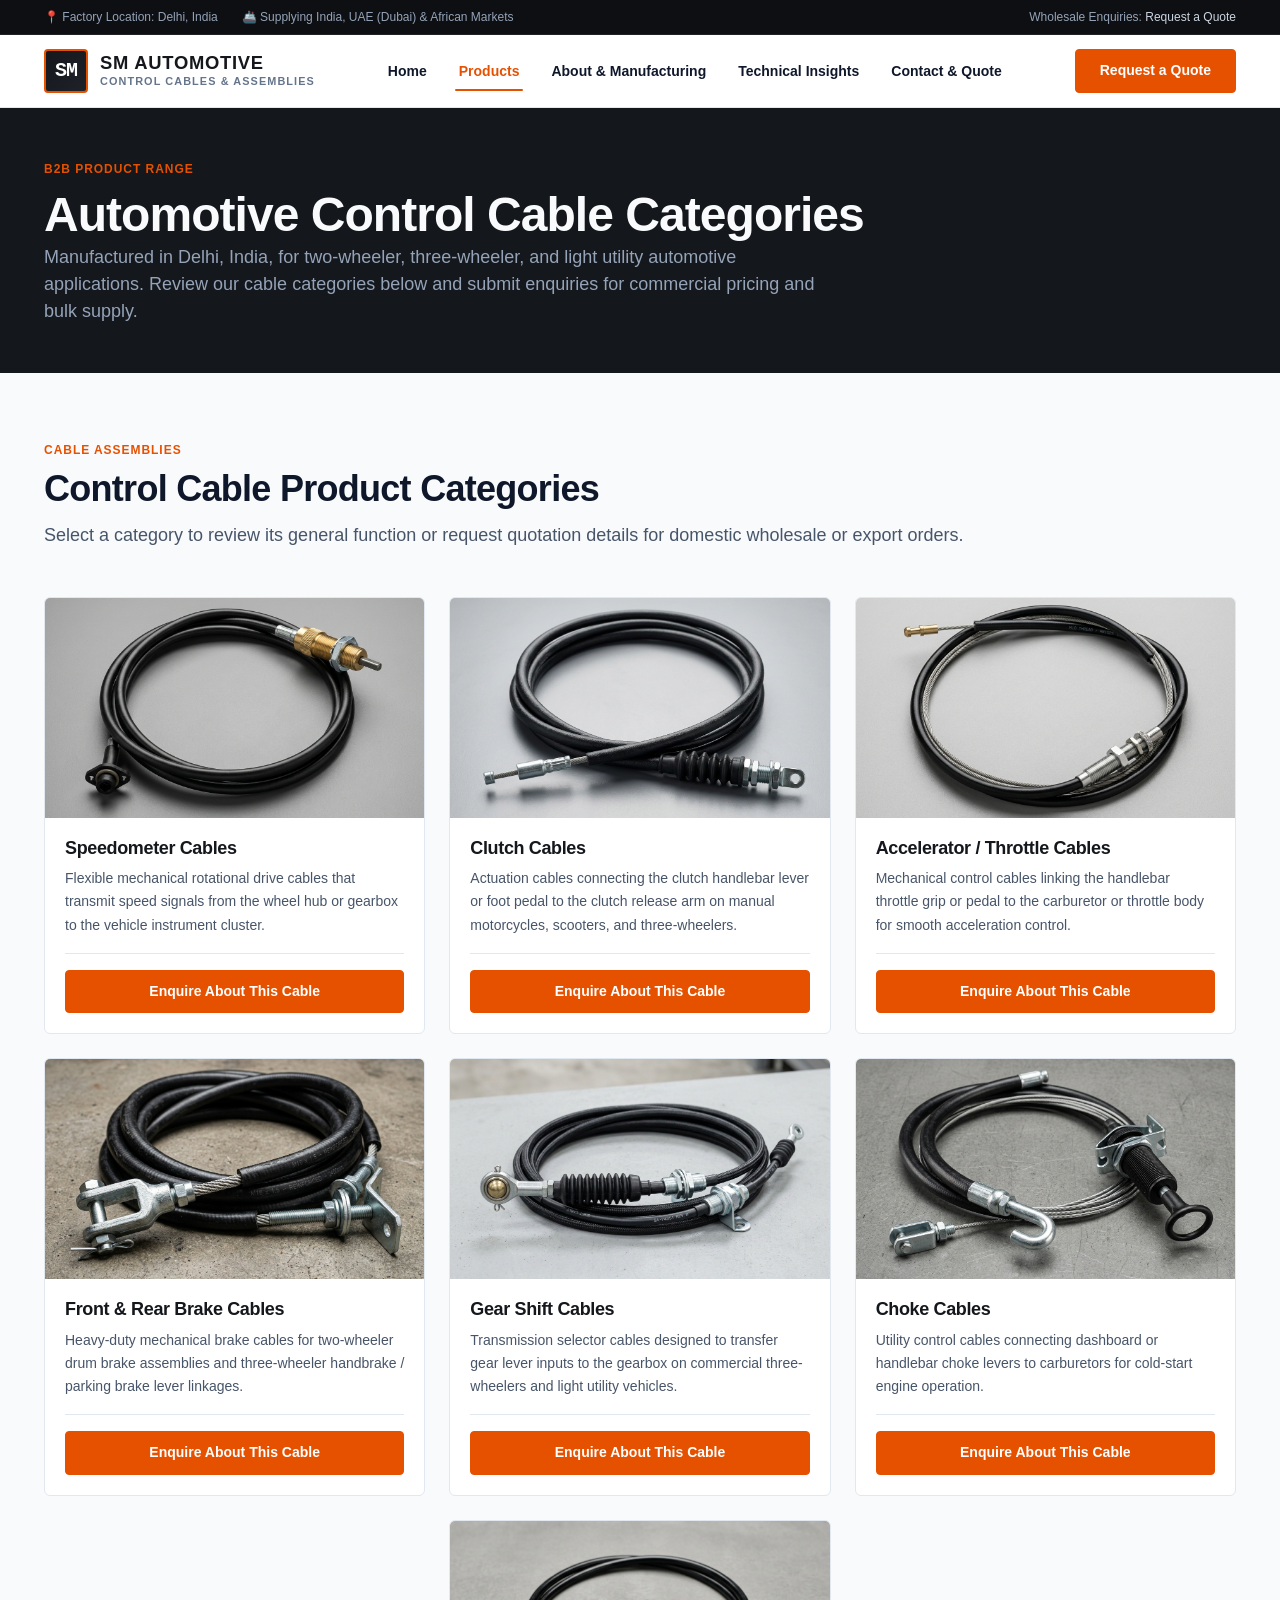
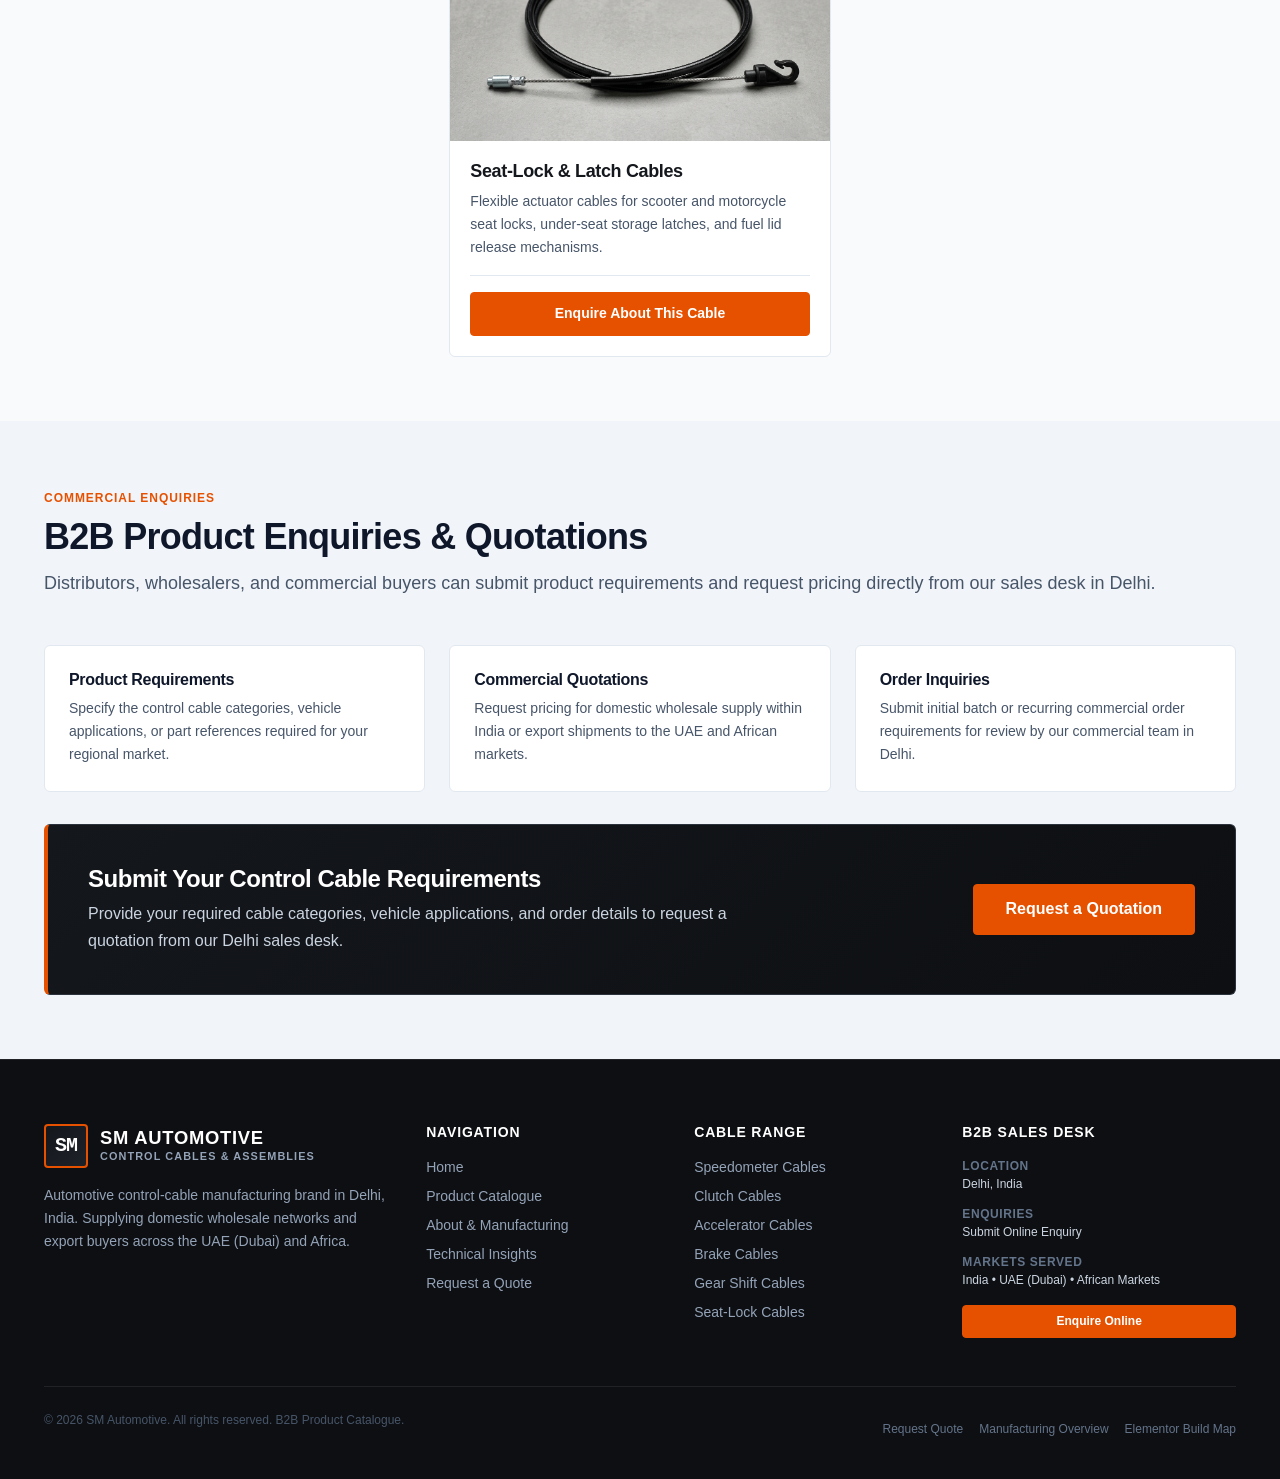
<file: products.html>
<!DOCTYPE html>
<html lang="en">
<head>
  <meta charset="UTF-8">
  <meta name="viewport" content="width=device-width, initial-scale=1.0">
  <title>Automotive Control Cables Catalogue | SM Automotive (Delhi, India)</title>
  <meta name="description" content="Explore SM Automotive's B2B control cable categories: Clutch, Brake, Accelerator, Speedometer, Gear Shift, Choke, and Seat-lock cables. Manufactured in Delhi, India.">
  <meta name="robots" content="index, follow">
  <link rel="stylesheet" href="assets/css/style.css">
  <link rel="icon" href="data:image/svg+xml,<svg xmlns='http://www.w3.org/2000/svg' viewBox='0 0 100 100'><rect width='100' height='100' fill='%2314171c'/><text y='68' x='50' text-anchor='middle' font-family='sans-serif' font-size='55' font-weight='900' fill='%23e65100'>SM</text></svg>">
</head>
<body>

  <!-- Top Announcement / Market Bar -->
  <aside class="top-bar" aria-label="Regional Markets and Contact Access">
    <div class="container">
      <div class="top-bar-meta">
        <span>📍 Factory Location: Delhi, India</span>
        <span>🚢 Supplying India, UAE (Dubai) &amp; African Markets</span>
      </div>
      <div class="top-bar-contact">
        <span>Wholesale Enquiries: <a href="contact.html">Request a Quote</a></span>
      </div>
    </div>
  </aside>

  <!-- Site Header -->
  <header class="site-header">
    <div class="container header-inner">
      <a href="index.html" class="brand-mark" aria-label="SM Automotive Home">
        <div class="brand-symbol" aria-hidden="true">SM</div>
        <div class="brand-text">
          <span class="brand-title">SM AUTOMOTIVE</span>
          <span class="brand-subtitle">Control Cables &amp; Assemblies</span>
        </div>
      </a>

      <nav class="site-nav" id="primary-navigation" aria-label="Main Navigation">
        <ul class="nav-list">
          <li><a href="index.html" class="nav-link">Home</a></li>
          <li><a href="products.html" class="nav-link active">Products</a></li>
          <li><a href="about.html" class="nav-link">About &amp; Manufacturing</a></li>
          <li><a href="blog.html" class="nav-link">Technical Insights</a></li>
          <li><a href="contact.html" class="nav-link">Contact &amp; Quote</a></li>
        </ul>
      </nav>

      <div class="header-actions">
        <a href="contact.html" class="btn btn-primary">Request a Quote</a>
        <button type="button" class="nav-toggle" aria-controls="primary-navigation" aria-expanded="false" aria-label="Open Navigation Menu">
          <svg viewBox="0 0 24 24" fill="none" stroke="currentColor" stroke-width="2" stroke-linecap="round" stroke-linejoin="round" aria-hidden="true">
            <line x1="3" y1="12" x2="21" y2="12"></line>
            <line x1="3" y1="6" x2="21" y2="6"></line>
            <line x1="3" y1="18" x2="21" y2="18"></line>
          </svg>
        </button>
      </div>
    </div>
  </header>

  <main id="main-content">
    <!-- Page Header Hero -->
    <section class="section section-dark" style="padding-top: var(--space-12); padding-bottom: var(--space-12);">
      <div class="container">
        <span class="section-eyebrow">B2B Product Range</span>
        <h1>Automotive Control Cable Categories</h1>
        <p class="section-subtitle" style="max-width: 780px;">
          Manufactured in Delhi, India, for two-wheeler, three-wheeler, and light utility automotive applications. Review our cable categories below and submit enquiries for commercial pricing and bulk supply.
        </p>
      </div>
    </section>

    <!-- Catalogue Categories Grid -->
    <section class="section" id="catalogue-grid" aria-labelledby="catalogue-heading">
      <div class="container">
        <div class="section-header">
          <span class="section-eyebrow">Cable Assemblies</span>
          <h2 id="catalogue-heading">Control Cable Product Categories</h2>
          <p class="section-subtitle">
            Select a category to review its general function or request quotation details for domestic wholesale or export orders.
          </p>
        </div>

        <div class="grid grid-3">
          <!-- 1. Speedometer Cable -->
          <article class="product-card" id="speedometer">
            <div class="product-card-media">
              <img src="assets/images/cable-speedometer.jpg" alt="Speedometer control cable assembly with knurled connector" loading="lazy">
            </div>
            <div class="product-card-body">
              <h3 class="product-card-title">Speedometer Cables</h3>
              <p class="product-card-desc">Flexible mechanical rotational drive cables that transmit speed signals from the wheel hub or gearbox to the vehicle instrument cluster.</p>
              <div class="product-card-footer">
                <a href="contact.html?product=speedometer" class="btn btn-primary">Enquire About This Cable</a>
              </div>
            </div>
          </article>

          <!-- 2. Clutch Cable -->
          <article class="product-card" id="clutch">
            <div class="product-card-media">
              <img src="assets/images/cable-clutch.jpg" alt="Automotive clutch control cable assembly" loading="lazy">
            </div>
            <div class="product-card-body">
              <h3 class="product-card-title">Clutch Cables</h3>
              <p class="product-card-desc">Actuation cables connecting the clutch handlebar lever or foot pedal to the clutch release arm on manual motorcycles, scooters, and three-wheelers.</p>
              <div class="product-card-footer">
                <a href="contact.html?product=clutch" class="btn btn-primary">Enquire About This Cable</a>
              </div>
            </div>
          </article>

          <!-- 3. Accelerator / Throttle Cable -->
          <article class="product-card" id="accelerator">
            <div class="product-card-media">
              <img src="assets/images/cable-accelerator.jpg" alt="Accelerator throttle control cable assembly" loading="lazy">
            </div>
            <div class="product-card-body">
              <h3 class="product-card-title">Accelerator / Throttle Cables</h3>
              <p class="product-card-desc">Mechanical control cables linking the handlebar throttle grip or pedal to the carburetor or throttle body for smooth acceleration control.</p>
              <div class="product-card-footer">
                <a href="contact.html?product=accelerator" class="btn btn-primary">Enquire About This Cable</a>
              </div>
            </div>
          </article>

          <!-- 4. Front & Rear Brake Cable -->
          <article class="product-card" id="brake">
            <div class="product-card-media">
              <img src="assets/images/cable-brake.jpg" alt="Automotive mechanical brake control cable" loading="lazy">
            </div>
            <div class="product-card-body">
              <h3 class="product-card-title">Front &amp; Rear Brake Cables</h3>
              <p class="product-card-desc">Heavy-duty mechanical brake cables for two-wheeler drum brake assemblies and three-wheeler handbrake / parking brake lever linkages.</p>
              <div class="product-card-footer">
                <a href="contact.html?product=brake" class="btn btn-primary">Enquire About This Cable</a>
              </div>
            </div>
          </article>

          <!-- 5. Gear Shift Cable -->
          <article class="product-card" id="gear">
            <div class="product-card-media">
              <img src="assets/images/cable-gear.jpg" alt="Gear shift selector control cable assembly" loading="lazy">
            </div>
            <div class="product-card-body">
              <h3 class="product-card-title">Gear Shift Cables</h3>
              <p class="product-card-desc">Transmission selector cables designed to transfer gear lever inputs to the gearbox on commercial three-wheelers and light utility vehicles.</p>
              <div class="product-card-footer">
                <a href="contact.html?product=gear" class="btn btn-primary">Enquire About This Cable</a>
              </div>
            </div>
          </article>

          <!-- 6. Choke Cable -->
          <article class="product-card" id="choke">
            <div class="product-card-media">
              <img src="assets/images/cable-choke.jpg" alt="Automotive choke control cable assembly" loading="lazy">
            </div>
            <div class="product-card-body">
              <h3 class="product-card-title">Choke Cables</h3>
              <p class="product-card-desc">Utility control cables connecting dashboard or handlebar choke levers to carburetors for cold-start engine operation.</p>
              <div class="product-card-footer">
                <a href="contact.html?product=choke" class="btn btn-primary">Enquire About This Cable</a>
              </div>
            </div>
          </article>

          <!-- 7. Seat-Lock & Latch Cable (Centered in final row) -->
          <article class="product-card product-card-centered" id="seat-lock">
            <div class="product-card-media">
              <img src="assets/images/cable-seat-lock.jpg" alt="Automotive seat release and lock cable assembly" loading="lazy">
            </div>
            <div class="product-card-body">
              <h3 class="product-card-title">Seat-Lock &amp; Latch Cables</h3>
              <p class="product-card-desc">Flexible actuator cables for scooter and motorcycle seat locks, under-seat storage latches, and fuel lid release mechanisms.</p>
              <div class="product-card-footer">
                <a href="contact.html?product=seat-lock" class="btn btn-primary">Enquire About This Cable</a>
              </div>
            </div>
          </article>
        </div>
      </div>
    </section>

    <!-- B2B Product Enquiries & Quotations Section -->
    <section class="section section-subtle" id="enquiries" aria-labelledby="enquiry-heading">
      <div class="container">
        <div class="section-header">
          <span class="section-eyebrow">Commercial Enquiries</span>
          <h2 id="enquiry-heading">B2B Product Enquiries &amp; Quotations</h2>
          <p class="section-subtitle">
            Distributors, wholesalers, and commercial buyers can submit product requirements and request pricing directly from our sales desk in Delhi.
          </p>
        </div>

        <div class="grid grid-3">
          <div class="feature-card">
            <h3 class="feature-title" style="font-size: var(--font-size-base);">Product Requirements</h3>
            <p class="feature-desc">Specify the control cable categories, vehicle applications, or part references required for your regional market.</p>
          </div>

          <div class="feature-card">
            <h3 class="feature-title" style="font-size: var(--font-size-base);">Commercial Quotations</h3>
            <p class="feature-desc">Request pricing for domestic wholesale supply within India or export shipments to the UAE and African markets.</p>
          </div>

          <div class="feature-card">
            <h3 class="feature-title" style="font-size: var(--font-size-base);">Order Inquiries</h3>
            <p class="feature-desc">Submit initial batch or recurring commercial order requirements for review by our commercial team in Delhi.</p>
          </div>
        </div>

        <!-- Quotation Request CTA Card -->
        <div class="cta-banner" style="margin-top: var(--space-8);">
          <div class="cta-banner-content">
            <h3 style="color: #ffffff; margin-bottom: var(--space-2);">Submit Your Control Cable Requirements</h3>
            <p class="cta-banner-text">
              Provide your required cable categories, vehicle applications, and order details to request a quotation from our Delhi sales desk.
            </p>
          </div>
          <div>
            <a href="contact.html" class="btn btn-primary btn-lg">Request a Quotation</a>
          </div>
        </div>
      </div>
    </section>
  </main>

  <!-- Site Footer -->
  <footer class="site-footer">
    <div class="container">
      <div class="footer-grid">
        <div class="footer-brand-col">
          <a href="index.html" class="brand-mark">
            <div class="brand-symbol">SM</div>
            <div class="brand-text">
              <span class="brand-title" style="color: #ffffff;">SM AUTOMOTIVE</span>
              <span class="brand-subtitle" style="color: var(--color-slate-400);">Control Cables &amp; Assemblies</span>
            </div>
          </a>
          <p>
            Automotive control-cable manufacturing brand in Delhi, India. Supplying domestic wholesale networks and export buyers across the UAE (Dubai) and Africa.
          </p>
        </div>

        <div>
          <h4 class="footer-col-title">Navigation</h4>
          <ul class="footer-links-list">
            <li><a href="index.html">Home</a></li>
            <li><a href="products.html">Product Catalogue</a></li>
            <li><a href="about.html">About &amp; Manufacturing</a></li>
            <li><a href="blog.html">Technical Insights</a></li>
            <li><a href="contact.html">Request a Quote</a></li>
          </ul>
        </div>

        <div>
          <h4 class="footer-col-title">Cable Range</h4>
          <ul class="footer-links-list">
            <li><a href="products.html#speedometer">Speedometer Cables</a></li>
            <li><a href="products.html#clutch">Clutch Cables</a></li>
            <li><a href="products.html#accelerator">Accelerator Cables</a></li>
            <li><a href="products.html#brake">Brake Cables</a></li>
            <li><a href="products.html#gear">Gear Shift Cables</a></li>
            <li><a href="products.html#seat-lock">Seat-Lock Cables</a></li>
          </ul>
        </div>

        <div>
          <h4 class="footer-col-title">B2B Sales Desk</h4>
          <div class="footer-contact-item">
            <span class="footer-contact-label">Location</span>
            <span class="footer-contact-val">Delhi, India</span>
          </div>
          <div class="footer-contact-item">
            <span class="footer-contact-label">Enquiries</span>
            <span class="footer-contact-val"><a href="contact.html" style="color: var(--color-slate-300);">Submit Online Enquiry</a></span>
          </div>
          <div class="footer-contact-item">
            <span class="footer-contact-label">Markets Served</span>
            <span class="footer-contact-val">India &bull; UAE (Dubai) &bull; African Markets</span>
          </div>
          <div style="margin-top: var(--space-4);">
            <a href="contact.html" class="btn btn-primary btn-sm" style="width: 100%;">Enquire Online</a>
          </div>
        </div>
      </div>

      <div class="footer-bottom">
        <p>&copy; 2026 SM Automotive. All rights reserved. B2B Product Catalogue.</p>
        <div class="footer-bottom-links">
          <a href="contact.html">Request Quote</a>
          <a href="about.html">Manufacturing Overview</a>
          <a href="docs/elementor-build-map.md">Elementor Build Map</a>
        </div>
      </div>
    </div>
  </footer>

  <script src="assets/js/main.js"></script>
</body>
</html>
</file>
<file: assets/css/style.css>
/* ==========================================================================
   SM AUTOMOTIVE CONTROL CABLES - MASTER STYLESHEET
   Design System: Industrial B2B Precision
   Final Platform Target: WordPress + Hello Elementor (Elementor Containers)
   ========================================================================== */

:root {
  /* Brand Palette: Industrial Graphite, Crisp Whites, Safety Orange Accent */
  --color-graphite-950: #0d0f12;
  --color-graphite-900: #14171c;
  --color-graphite-800: #1e2229;
  --color-graphite-700: #2c323c;
  --color-graphite-600: #424a56;
  
  --color-slate-500: #64748b;
  --color-slate-400: #94a3b8;
  --color-slate-300: #cbd5e1;
  --color-slate-200: #e2e8f0;
  --color-slate-100: #f1f5f9;
  --color-slate-50:  #f8fafc;
  
  --color-bg-page: #f8fafc;
  --color-surface: #ffffff;
  --color-surface-subtle: #f1f5f9;
  --color-surface-dark: #14171c;
  
  /* Restrained Industrial Safety Orange Accent */
  --color-accent: #e65100;
  --color-accent-hover: #c44300;
  --color-accent-subtle: #fff7ed;
  --color-accent-border: #fdba74;
  
  /* Typography Colors */
  --color-text-main: #0f172a;
  --color-text-muted: #475569;
  --color-text-light: #94a3b8;
  --color-text-inverse: #f8fafc;
  
  /* Status Colors */
  --color-success: #15803d;
  --color-success-bg: #f0fdf4;
  --color-error: #b91c1c;
  --color-error-bg: #fef2f2;
  --color-warning-bg: #fffbeb;
  --color-warning-border: #fef3c7;
  --color-warning-text: #92400e;
  
  /* Typography System */
  --font-family: -apple-system, BlinkMacSystemFont, "Segoe UI", Roboto, "Helvetica Neue", Arial, sans-serif;
  --font-mono: ui-monospace, SFMono-Regular, Menlo, Monaco, Consolas, "Liberation Mono", "Courier New", monospace;
  
  --font-size-xs: 0.75rem;    /* 12px */
  --font-size-sm: 0.875rem;   /* 14px */
  --font-size-base: 1rem;     /* 16px */
  --font-size-lg: 1.125rem;   /* 18px */
  --font-size-xl: 1.25rem;    /* 20px */
  --font-size-2xl: 1.5rem;    /* 24px */
  --font-size-3xl: 1.875rem;  /* 30px */
  --font-size-4xl: 2.25rem;   /* 36px */
  --font-size-5xl: 3rem;      /* 48px */
  
  --line-height-tight: 1.2;
  --line-height-snug: 1.35;
  --line-height-normal: 1.5;
  --line-height-relaxed: 1.65;
  
  /* Spacing */
  --space-1: 0.25rem;
  --space-2: 0.5rem;
  --space-3: 0.75rem;
  --space-4: 1rem;
  --space-5: 1.25rem;
  --space-6: 1.5rem;
  --space-8: 2rem;
  --space-10: 2.5rem;
  --space-12: 3rem;
  --space-16: 4rem;
  --space-20: 5rem;
  --space-24: 6rem;
  
  /* Layout */
  --container-max: 1240px;
  --radius-sm: 4px;
  --radius-md: 6px;
  --radius-lg: 8px;
  --radius-full: 9999px;
  
  /* Shadows */
  --shadow-sm: 0 1px 2px 0 rgba(0, 0, 0, 0.05);
  --shadow-md: 0 4px 6px -1px rgba(0, 0, 0, 0.08), 0 2px 4px -2px rgba(0, 0, 0, 0.05);
  --shadow-lg: 0 10px 15px -3px rgba(0, 0, 0, 0.09), 0 4px 6px -4px rgba(0, 0, 0, 0.05);
  --shadow-xl: 0 20px 25px -5px rgba(0, 0, 0, 0.1), 0 8px 10px -6px rgba(0, 0, 0, 0.04);
  
  /* Transitions */
  --transition-fast: 150ms ease;
  --transition-base: 250ms ease;
}

/* Base Reset & Box Sizing */
*, *::before, *::after {
  box-sizing: border-box;
  margin: 0;
  padding: 0;
}

html {
  font-size: 16px;
  scroll-behavior: smooth;
  -webkit-text-size-adjust: 100%;
}

body {
  font-family: var(--font-family);
  font-size: var(--font-size-base);
  line-height: var(--line-height-normal);
  color: var(--color-text-main);
  background-color: var(--color-bg-page);
  -webkit-font-smoothing: antialiased;
  -moz-osx-font-smoothing: grayscale;
}

/* Accessible Focus States */
:focus-visible {
  outline: 3px solid var(--color-accent);
  outline-offset: 2px;
}

/* Reduced Motion Override */
@media (prefers-reduced-motion: reduce) {
  *, *::before, *::after {
    animation-duration: 0.01ms !important;
    animation-iteration-count: 1 !important;
    transition-duration: 0.01ms !important;
    scroll-behavior: auto !important;
  }
}

/* Typography Defaults */
h1, h2, h3, h4, h5, h6 {
  color: var(--color-text-main);
  font-weight: 700;
  line-height: var(--line-height-tight);
  letter-spacing: -0.02em;
}

h1 { font-size: clamp(2rem, 4vw + 1rem, var(--font-size-5xl)); }
h2 { font-size: clamp(1.6rem, 3vw + 0.5rem, var(--font-size-4xl)); }
h3 { font-size: clamp(1.25rem, 2vw + 0.5rem, var(--font-size-2xl)); }
h4 { font-size: var(--font-size-xl); }
h5 { font-size: var(--font-size-lg); }

p {
  color: var(--color-text-muted);
  line-height: var(--line-height-relaxed);
  margin-bottom: var(--space-4);
}

p:last-child {
  margin-bottom: 0;
}

a {
  color: var(--color-accent);
  text-decoration: none;
  transition: color var(--transition-fast);
}

a:hover {
  color: var(--color-accent-hover);
}

img {
  max-width: 100%;
  height: auto;
  display: block;
}

/* Utility Layout Containers */
.container {
  width: 100%;
  max-width: var(--container-max);
  margin-left: auto;
  margin-right: auto;
  padding-left: var(--space-6);
  padding-right: var(--space-6);
}

.section {
  padding-top: var(--space-16);
  padding-bottom: var(--space-16);
}

.section-dark {
  background-color: var(--color-graphite-900);
  color: var(--color-text-inverse);
}

.section-dark h1,
.section-dark h2,
.section-dark h3,
.section-dark h4 {
  color: var(--color-text-inverse);
}

.section-dark p {
  color: var(--color-slate-300);
}

.section-subtle {
  background-color: var(--color-surface-subtle);
}

.section-header {
  margin-bottom: var(--space-12);
  text-align: left;
}

.section-header.text-center {
  text-align: center;
  max-width: 720px;
  margin-left: auto;
  margin-right: auto;
}

.section-eyebrow {
  display: inline-block;
  font-size: var(--font-size-xs);
  font-weight: 700;
  text-transform: uppercase;
  letter-spacing: 0.08em;
  color: var(--color-accent);
  margin-bottom: var(--space-2);
}

.section-header h2 {
  margin-bottom: var(--space-3);
}

.section-subtitle {
  font-size: var(--font-size-lg);
  color: var(--color-text-muted);
  line-height: var(--line-height-normal);
}

.section-dark .section-subtitle {
  color: var(--color-slate-400);
}

/* Grid Utilities */
.grid {
  display: grid;
  gap: var(--space-6);
}

.grid-2 {
  grid-template-columns: repeat(2, 1fr);
}

.grid-3 {
  grid-template-columns: repeat(3, 1fr);
}

.grid-4 {
  grid-template-columns: repeat(4, 1fr);
}

@media (max-width: 1024px) {
  .grid-4 {
    grid-template-columns: repeat(2, 1fr);
  }
  .grid-3 {
    grid-template-columns: repeat(2, 1fr);
  }
}

@media (max-width: 768px) {
  .grid-2,
  .grid-3,
  .grid-4 {
    grid-template-columns: 1fr;
  }
  .section {
    padding-top: var(--space-12);
    padding-bottom: var(--space-12);
  }
  .section-header {
    margin-bottom: var(--space-8);
  }
}

/* Buttons */
.btn {
  display: inline-flex;
  align-items: center;
  justify-content: center;
  gap: var(--space-2);
  font-weight: 600;
  font-size: var(--font-size-sm);
  padding: 0.75rem 1.5rem;
  border-radius: var(--radius-sm);
  border: 1px solid transparent;
  cursor: pointer;
  text-decoration: none;
  transition: all var(--transition-fast);
  line-height: 1.25;
  white-space: nowrap;
}

.btn-primary {
  background-color: var(--color-accent);
  color: #ffffff;
  border-color: var(--color-accent);
}

.btn-primary:hover {
  background-color: var(--color-accent-hover);
  border-color: var(--color-accent-hover);
  color: #ffffff;
  box-shadow: 0 4px 12px rgba(230, 81, 0, 0.25);
}

.btn-secondary {
  background-color: var(--color-graphite-800);
  color: #ffffff;
  border-color: var(--color-graphite-700);
}

.btn-secondary:hover {
  background-color: var(--color-graphite-700);
  color: #ffffff;
}

.btn-outline {
  background-color: transparent;
  color: var(--color-graphite-800);
  border-color: var(--color-slate-300);
}

.btn-outline:hover {
  border-color: var(--color-graphite-800);
  background-color: var(--color-slate-100);
  color: var(--color-graphite-900);
}

.btn-outline-white {
  background-color: transparent;
  color: #ffffff;
  border-color: rgba(255, 255, 255, 0.3);
}

.btn-outline-white:hover {
  background-color: rgba(255, 255, 255, 0.1);
  border-color: #ffffff;
  color: #ffffff;
}

.btn-lg {
  padding: 0.9rem 2rem;
  font-size: var(--font-size-base);
}

.btn-sm {
  padding: 0.5rem 1rem;
  font-size: var(--font-size-xs);
}

/* Badges & Tags */
.badge {
  display: inline-flex;
  align-items: center;
  gap: var(--space-1);
  font-size: var(--font-size-xs);
  font-weight: 600;
  padding: 0.2rem 0.6rem;
  border-radius: var(--radius-sm);
  line-height: 1.2;
}

.badge-accent {
  background-color: var(--color-accent-subtle);
  color: var(--color-accent);
  border: 1px solid var(--color-accent-border);
}

.badge-neutral {
  background-color: var(--color-slate-100);
  color: var(--color-slate-600);
  border: 1px solid var(--color-slate-200);
}

.badge-placeholder {
  background-color: var(--color-warning-bg);
  color: var(--color-warning-text);
  border: 1px dashed #f59e0b;
  font-size: 0.7rem;
  letter-spacing: 0.02em;
}

/* Site Header */
.top-bar {
  background-color: var(--color-graphite-950);
  color: var(--color-slate-400);
  font-size: var(--font-size-xs);
  border-bottom: 1px solid rgba(255, 255, 255, 0.08);
  padding: var(--space-2) 0;
}

.top-bar .container {
  display: flex;
  justify-content: space-between;
  align-items: center;
  flex-wrap: wrap;
  gap: var(--space-2);
}

.top-bar-meta {
  display: flex;
  align-items: center;
  gap: var(--space-6);
}

.top-bar-meta span {
  display: inline-flex;
  align-items: center;
  gap: var(--space-1);
}

.top-bar-contact a {
  color: var(--color-slate-300);
}

.top-bar-contact a:hover {
  color: var(--color-accent);
}

.site-header {
  background-color: var(--color-surface);
  border-bottom: 1px solid var(--color-slate-200);
  position: sticky;
  top: 0;
  z-index: 100;
  box-shadow: var(--shadow-sm);
}

.header-inner {
  display: flex;
  align-items: center;
  justify-content: space-between;
  height: 72px;
}

/* Typographic SM Brand Wordmark */
.brand-mark {
  display: flex;
  align-items: center;
  gap: var(--space-3);
  text-decoration: none;
}

.brand-symbol {
  width: 44px;
  height: 44px;
  background: linear-gradient(135deg, var(--color-graphite-900), var(--color-graphite-800));
  border: 2px solid var(--color-accent);
  border-radius: var(--radius-sm);
  display: flex;
  align-items: center;
  justify-content: center;
  font-family: var(--font-mono);
  font-weight: 900;
  font-size: 1.25rem;
  letter-spacing: -0.05em;
  color: #ffffff;
}

.brand-text {
  display: flex;
  flex-direction: column;
}

.brand-title {
  font-size: 1.15rem;
  font-weight: 800;
  letter-spacing: 0.04em;
  color: var(--color-graphite-900);
  line-height: 1.1;
}

.brand-subtitle {
  font-size: 0.68rem;
  font-weight: 600;
  text-transform: uppercase;
  letter-spacing: 0.1em;
  color: var(--color-slate-500);
}

/* Navigation */
.site-nav {
  display: flex;
  align-items: center;
}

.nav-list {
  display: flex;
  list-style: none;
  gap: var(--space-6);
  align-items: center;
}

.nav-link {
  font-size: var(--font-size-sm);
  font-weight: 600;
  color: var(--color-slate-600);
  padding: var(--space-2) var(--space-1);
  position: relative;
  transition: color var(--transition-fast);
}

.nav-link:hover {
  color: var(--color-graphite-900);
}

.nav-link.active {
  color: var(--color-accent);
}

.nav-link.active::after {
  content: "";
  position: absolute;
  bottom: -4px;
  left: 0;
  right: 0;
  height: 2px;
  background-color: var(--color-accent);
  border-radius: var(--radius-full);
}

.header-actions {
  display: flex;
  align-items: center;
  gap: var(--space-4);
}

/* Mobile Nav Toggle */
.nav-toggle {
  display: none;
  background: none;
  border: 1px solid var(--color-slate-300);
  border-radius: var(--radius-sm);
  padding: 0.5rem;
  cursor: pointer;
  color: var(--color-graphite-800);
}

.nav-toggle svg {
  display: block;
  width: 24px;
  height: 24px;
}

@media (max-width: 900px) {
  .nav-toggle {
    display: block;
  }
  
  .site-nav {
    position: fixed;
    top: 72px;
    left: 0;
    right: 0;
    background-color: var(--color-surface);
    border-bottom: 1px solid var(--color-slate-200);
    padding: var(--space-6);
    flex-direction: column;
    align-items: stretch;
    box-shadow: var(--shadow-lg);
    display: none;
  }
  
  .site-nav.is-open {
    display: flex;
  }
  
  .nav-list {
    flex-direction: column;
    align-items: flex-start;
    gap: var(--space-4);
    margin-bottom: var(--space-6);
  }
  
  .nav-link {
    font-size: var(--font-size-base);
    display: block;
    width: 100%;
  }
  
  .header-actions .btn {
    display: none;
  }
  
  .top-bar-meta {
    display: none;
  }
}

/* Hero Section */
.hero {
  position: relative;
  background-color: var(--color-graphite-950);
  color: #ffffff;
  padding-top: var(--space-16);
  padding-bottom: var(--space-20);
  border-bottom: 1px solid rgba(255, 255, 255, 0.08);
  overflow: hidden;
}

.hero-grid {
  display: grid;
  grid-template-columns: 1.15fr 0.85fr;
  gap: var(--space-12);
  align-items: center;
}

.hero-badge-row {
  display: flex;
  flex-wrap: wrap;
  gap: var(--space-2);
  margin-bottom: var(--space-4);
}

.hero-title {
  color: #ffffff;
  font-size: clamp(2.2rem, 4.5vw, 3.5rem);
  line-height: 1.12;
  margin-bottom: var(--space-4);
  font-weight: 800;
}

.hero-title .text-accent {
  color: var(--color-accent);
}

.hero-lead {
  font-size: clamp(1.05rem, 1.5vw, 1.25rem);
  color: var(--color-slate-300);
  line-height: var(--line-height-relaxed);
  margin-bottom: var(--space-8);
  max-width: 600px;
}

.hero-actions {
  display: flex;
  flex-wrap: wrap;
  gap: var(--space-4);
  margin-bottom: var(--space-8);
}

.hero-stats {
  display: grid;
  grid-template-columns: repeat(3, 1fr);
  gap: var(--space-4);
  padding-top: var(--space-6);
  border-top: 1px solid rgba(255, 255, 255, 0.12);
}

.hero-stat-item {
  display: flex;
  flex-direction: column;
}

.hero-stat-value {
  font-size: 1.35rem;
  font-weight: 800;
  color: #ffffff;
  line-height: 1.2;
}

.hero-stat-label {
  font-size: var(--font-size-xs);
  color: var(--color-slate-400);
  margin-top: var(--space-1);
}

.hero-visual-card {
  position: relative;
  border-radius: var(--radius-md);
  overflow: hidden;
  border: 1px solid rgba(255, 255, 255, 0.15);
  box-shadow: 0 20px 40px rgba(0, 0, 0, 0.5);
  background-color: var(--color-graphite-900);
}

.hero-visual-card img {
  width: 100%;
  height: 440px;
  object-fit: cover;
  display: block;
}

.hero-visual-caption {
  position: absolute;
  bottom: 0;
  left: 0;
  right: 0;
  background: linear-gradient(180deg, transparent 0%, rgba(13, 15, 18, 0.95) 100%);
  padding: var(--space-4) var(--space-5);
  font-size: var(--font-size-xs);
  color: var(--color-slate-300);
}

@media (max-width: 960px) {
  .hero-grid {
    grid-template-columns: 1fr;
    gap: var(--space-8);
  }
  .hero-visual-card img {
    height: 320px;
  }
}

/* Product Cards */
.product-card {
  background-color: var(--color-surface);
  border: 1px solid var(--color-slate-200);
  border-radius: var(--radius-md);
  overflow: hidden;
  display: flex;
  flex-direction: column;
  transition: transform var(--transition-base), box-shadow var(--transition-base), border-color var(--transition-base);
}

.product-card:hover {
  transform: translateY(-4px);
  box-shadow: var(--shadow-lg);
  border-color: var(--color-accent-border);
}

.product-card-media {
  position: relative;
  background-color: var(--color-slate-100);
  height: 220px;
  overflow: hidden;
}

.product-card-media img {
  width: 100%;
  height: 100%;
  object-fit: cover;
  transition: transform 400ms ease;
}

.product-card:hover .product-card-media img {
  transform: scale(1.04);
}

.product-card-badge {
  position: absolute;
  top: var(--space-3);
  right: var(--space-3);
}

.product-card-body {
  padding: var(--space-5);
  display: flex;
  flex-direction: column;
  flex-grow: 1;
}

.product-card-title {
  font-size: var(--font-size-lg);
  margin-bottom: var(--space-2);
  color: var(--color-graphite-900);
}

.product-card-desc {
  font-size: var(--font-size-sm);
  color: var(--color-text-muted);
  margin-bottom: var(--space-4);
  flex-grow: 1;
}

.product-specs-list {
  list-style: none;
  font-size: var(--font-size-xs);
  color: var(--color-slate-600);
  margin-bottom: var(--space-5);
  border-top: 1px solid var(--color-slate-100);
  padding-top: var(--space-3);
}

.product-specs-list li {
  display: flex;
  justify-content: space-between;
  padding: 0.2rem 0;
}

.product-specs-list .spec-label {
  font-weight: 600;
  color: var(--color-slate-500);
}

.product-card-footer {
  display: flex;
  align-items: center;
  justify-content: center;
  border-top: 1px solid var(--color-slate-200);
  padding-top: var(--space-4);
  margin-top: auto;
}

.product-card-footer .btn {
  width: 100%;
}

/* Centering the 7th product card in the final row */
@media (min-width: 1025px) {
  .product-card-centered {
    grid-column: 2;
  }
}

@media (min-width: 769px) and (max-width: 1024px) {
  .product-card-centered {
    grid-column: 1 / -1;
    justify-self: center;
    width: calc((100% - var(--space-6)) / 2);
  }
}

/* Feature & Technical Process Cards */
.feature-card {
  background-color: var(--color-surface);
  border: 1px solid var(--color-slate-200);
  border-radius: var(--radius-md);
  padding: var(--space-6);
  display: flex;
  flex-direction: column;
  transition: border-color var(--transition-base), box-shadow var(--transition-base);
}

.feature-card:hover {
  border-color: var(--color-slate-300);
  box-shadow: var(--shadow-md);
}

.feature-icon-wrap {
  width: 44px;
  height: 44px;
  border-radius: var(--radius-sm);
  background-color: var(--color-accent-subtle);
  border: 1px solid var(--color-accent-border);
  color: var(--color-accent);
  display: flex;
  align-items: center;
  justify-content: center;
  margin-bottom: var(--space-4);
}

.feature-icon-wrap svg {
  width: 22px;
  height: 22px;
}

.feature-title {
  font-size: var(--font-size-lg);
  margin-bottom: var(--space-2);
}

.feature-desc {
  font-size: var(--font-size-sm);
  color: var(--color-text-muted);
  line-height: var(--line-height-relaxed);
}

/* Export Markets Showcase */
.market-card {
  background-color: var(--color-graphite-800);
  border: 1px solid var(--color-graphite-700);
  border-radius: var(--radius-md);
  padding: var(--space-6);
  display: flex;
  flex-direction: column;
}

.market-card-flag {
  font-size: 1.75rem;
  margin-bottom: var(--space-2);
}

.market-card-title {
  font-size: var(--font-size-xl);
  color: #ffffff;
  margin-bottom: var(--space-2);
}

.market-card-subtitle {
  font-size: var(--font-size-xs);
  color: var(--color-accent);
  text-transform: uppercase;
  letter-spacing: 0.05em;
  font-weight: 700;
  margin-bottom: var(--space-3);
}

.market-card-text {
  font-size: var(--font-size-sm);
  color: var(--color-slate-300);
  margin-bottom: var(--space-4);
  flex-grow: 1;
}

.market-features-list {
  list-style: none;
  font-size: var(--font-size-xs);
  color: var(--color-slate-400);
  border-top: 1px solid var(--color-graphite-700);
  padding-top: var(--space-3);
}

.market-features-list li {
  padding: 0.25rem 0;
  display: flex;
  align-items: center;
  gap: var(--space-2);
}

/* Call to Action Banner */
.cta-banner {
  background: linear-gradient(135deg, var(--color-graphite-900) 0%, var(--color-graphite-950) 100%);
  border: 1px solid var(--color-graphite-700);
  border-left: 4px solid var(--color-accent);
  border-radius: var(--radius-md);
  padding: var(--space-10);
  display: flex;
  align-items: center;
  justify-content: space-between;
  flex-wrap: wrap;
  gap: var(--space-6);
  color: #ffffff;
}

.cta-banner-content {
  max-width: 680px;
}

.cta-banner-title {
  font-size: var(--font-size-3xl);
  color: #ffffff;
  margin-bottom: var(--space-2);
}

.cta-banner-text {
  font-size: var(--font-size-base);
  color: var(--color-slate-300);
  margin-bottom: 0;
}

/* Application Segments (Two Wheeler / Three Wheeler) */
.segment-card {
  background-color: var(--color-surface);
  border: 1px solid var(--color-slate-200);
  border-radius: var(--radius-md);
  padding: var(--space-6);
  display: flex;
  flex-direction: column;
}

.segment-header {
  display: flex;
  align-items: center;
  justify-content: space-between;
  margin-bottom: var(--space-3);
}

.segment-title {
  font-size: var(--font-size-xl);
}

.segment-cables-list {
  display: flex;
  flex-wrap: wrap;
  gap: var(--space-2);
  margin-top: var(--space-4);
}

/* B2B Forms & Validation */
.form-shell {
  background-color: var(--color-surface);
  border: 1px solid var(--color-slate-200);
  border-radius: var(--radius-md);
  padding: var(--space-8);
  box-shadow: var(--shadow-md);
}

@media (max-width: 640px) {
  .form-shell {
    padding: var(--space-5);
  }
}

.form-grid {
  display: grid;
  grid-template-columns: repeat(2, 1fr);
  gap: var(--space-5);
}

@media (max-width: 768px) {
  .form-grid {
    grid-template-columns: 1fr;
  }
}

.form-group {
  display: flex;
  flex-direction: column;
  gap: var(--space-1);
}

.form-group.col-full {
  grid-column: 1 / -1;
}

.form-label {
  font-size: var(--font-size-xs);
  font-weight: 700;
  text-transform: uppercase;
  letter-spacing: 0.05em;
  color: var(--color-graphite-800);
}

.form-label .required {
  color: var(--color-accent);
}

.form-control {
  font-family: var(--font-family);
  font-size: var(--font-size-base);
  line-height: 1.4;
  padding: 0.75rem 0.9rem;
  background-color: var(--color-surface);
  border: 1px solid var(--color-slate-300);
  border-radius: var(--radius-sm);
  color: var(--color-text-main);
  transition: border-color var(--transition-fast), box-shadow var(--transition-fast);
}

.form-control:hover {
  border-color: var(--color-slate-400);
}

.form-control:focus {
  outline: none;
  border-color: var(--color-accent);
  box-shadow: 0 0 0 3px rgba(230, 81, 0, 0.15);
}

/* Modern Accessible User-Invalid state */
.form-control:user-invalid,
.form-control.is-invalid {
  border-color: var(--color-error);
  background-color: #fffbfa;
}

.form-control:user-invalid:focus,
.form-control.is-invalid:focus {
  box-shadow: 0 0 0 3px rgba(185, 28, 28, 0.15);
}

.field-error-msg {
  display: none;
  font-size: var(--font-size-xs);
  color: var(--color-error);
  font-weight: 500;
  margin-top: 2px;
}

.form-group.has-error .field-error-msg {
  display: block;
}

.form-hint {
  font-size: var(--font-size-xs);
  color: var(--color-slate-500);
}

.checkbox-group {
  display: flex;
  align-items: flex-start;
  gap: var(--space-3);
}

.checkbox-group input[type="checkbox"] {
  width: 18px;
  height: 18px;
  margin-top: 2px;
  accent-color: var(--color-accent);
  cursor: pointer;
}

.checkbox-label {
  font-size: var(--font-size-xs);
  color: var(--color-text-muted);
  line-height: var(--line-height-normal);
}

/* Form Success Feedback State */
.form-success-panel {
  display: none;
  background-color: var(--color-success-bg);
  border: 1px solid #86efac;
  border-radius: var(--radius-md);
  padding: var(--space-8);
  margin-top: var(--space-6);
}

.form-success-panel.is-active {
  display: block;
}

.success-icon-wrap {
  width: 48px;
  height: 48px;
  border-radius: 50%;
  background-color: var(--color-success);
  color: #ffffff;
  display: flex;
  align-items: center;
  justify-content: center;
  margin-bottom: var(--space-4);
}

.success-icon-wrap svg {
  width: 24px;
  height: 24px;
}

.success-summary-box {
  background-color: #ffffff;
  border: 1px solid #bbf7d0;
  border-radius: var(--radius-sm);
  padding: var(--space-4);
  margin-top: var(--space-4);
  font-size: var(--font-size-sm);
}

/* Prototype Implementation Notice Alert */
.notice-box {
  background-color: #f8fafc;
  border: 1px solid var(--color-slate-300);
  border-left: 4px solid var(--color-graphite-700);
  border-radius: var(--radius-sm);
  padding: var(--space-4) var(--space-5);
  font-size: var(--font-size-xs);
  color: var(--color-slate-600);
  line-height: var(--line-height-relaxed);
  margin-top: var(--space-6);
}

.notice-box strong {
  color: var(--color-graphite-900);
}

/* Factual Placeholder Callout (for unverified SM data) */
.placeholder-callout {
  display: inline-block;
  background-color: var(--color-warning-bg);
  border: 1px dashed #d97706;
  border-radius: var(--radius-sm);
  padding: 0.15rem 0.45rem;
  font-size: 0.75rem;
  font-family: var(--font-mono);
  color: #92400e;
  margin-left: 0.25rem;
}

/* Technical Specification Table */
.specs-table-wrapper {
  overflow-x: auto;
  border: 1px solid var(--color-slate-200);
  border-radius: var(--radius-md);
  background-color: var(--color-surface);
}

.specs-table {
  width: 100%;
  border-collapse: collapse;
  font-size: var(--font-size-sm);
  text-align: left;
}

.specs-table th {
  background-color: var(--color-slate-100);
  color: var(--color-graphite-900);
  font-weight: 700;
  padding: var(--space-3) var(--space-4);
  border-bottom: 1px solid var(--color-slate-200);
  font-size: var(--font-size-xs);
  text-transform: uppercase;
  letter-spacing: 0.04em;
}

.specs-table td {
  padding: var(--space-3) var(--space-4);
  border-bottom: 1px solid var(--color-slate-200);
  color: var(--color-slate-600);
}

.specs-table tr:last-child td {
  border-bottom: none;
}

.specs-table tr:hover td {
  background-color: var(--color-slate-50);
}

/* Single Blog / Technical Article Layout */
.article-container {
  max-width: 820px;
  margin-inline: auto;
}

.article-header {
  margin-bottom: var(--space-8);
  border-bottom: 1px solid var(--color-slate-200);
  padding-bottom: var(--space-6);
}

.article-breadcrumbs {
  font-size: var(--font-size-xs);
  color: var(--color-slate-400);
  margin-bottom: var(--space-3);
  display: flex;
  align-items: center;
  gap: var(--space-2);
}

.article-meta {
  display: flex;
  flex-wrap: wrap;
  align-items: center;
  gap: var(--space-4);
  font-size: var(--font-size-xs);
  color: var(--color-slate-500);
  margin-top: var(--space-4);
}

.article-lead {
  font-size: var(--font-size-lg);
  line-height: var(--line-height-relaxed);
  color: var(--color-graphite-800);
  margin-bottom: var(--space-6);
}

.article-content h2 {
  margin-top: var(--space-10);
  margin-bottom: var(--space-4);
}

.article-content h3 {
  margin-top: var(--space-6);
  margin-bottom: var(--space-3);
}

.article-content blockquote {
  border-left: 4px solid var(--color-accent);
  padding-left: var(--space-4);
  font-style: italic;
  color: var(--color-graphite-800);
  margin: var(--space-6) 0;
}

.article-author-card {
  display: flex;
  align-items: center;
  gap: var(--space-4);
  background-color: var(--color-slate-100);
  border-radius: var(--radius-md);
  padding: var(--space-6);
  margin-top: var(--space-12);
}

/* Site Footer */
.site-footer {
  background-color: var(--color-graphite-950);
  color: var(--color-slate-400);
  border-top: 1px solid rgba(255, 255, 255, 0.08);
  padding-top: var(--space-16);
  padding-bottom: var(--space-8);
  font-size: var(--font-size-sm);
}

.footer-grid {
  display: grid;
  grid-template-columns: 1.5fr 1fr 1fr 1.2fr;
  gap: var(--space-10);
  margin-bottom: var(--space-12);
}

@media (max-width: 1024px) {
  .footer-grid {
    grid-template-columns: 1fr 1fr;
    gap: var(--space-8);
  }
}

@media (max-width: 640px) {
  .footer-grid {
    grid-template-columns: 1fr;
  }
}

.footer-brand-col p {
  color: var(--color-slate-400);
  font-size: var(--font-size-sm);
  margin-top: var(--space-4);
}

.footer-col-title {
  color: #ffffff;
  font-size: var(--font-size-sm);
  font-weight: 700;
  text-transform: uppercase;
  letter-spacing: 0.06em;
  margin-bottom: var(--space-4);
}

.footer-links-list {
  list-style: none;
  display: flex;
  flex-direction: column;
  gap: var(--space-2);
}

.footer-links-list a {
  color: var(--color-slate-400);
  transition: color var(--transition-fast);
}

.footer-links-list a:hover {
  color: #ffffff;
}

.footer-contact-item {
  display: flex;
  flex-direction: column;
  margin-bottom: var(--space-3);
  font-size: var(--font-size-xs);
}

.footer-contact-label {
  color: var(--color-slate-500);
  text-transform: uppercase;
  letter-spacing: 0.05em;
  font-weight: 700;
}

.footer-contact-val {
  color: var(--color-slate-300);
}

.footer-bottom {
  border-top: 1px solid rgba(255, 255, 255, 0.08);
  padding-top: var(--space-6);
  display: flex;
  justify-content: space-between;
  align-items: center;
  flex-wrap: wrap;
  gap: var(--space-4);
  font-size: var(--font-size-xs);
  color: var(--color-slate-500);
}

.footer-bottom-links {
  display: flex;
  gap: var(--space-4);
}

.footer-bottom-links a {
  color: var(--color-slate-500);
}

.footer-bottom-links a:hover {
  color: var(--color-slate-300);
}
</file>
